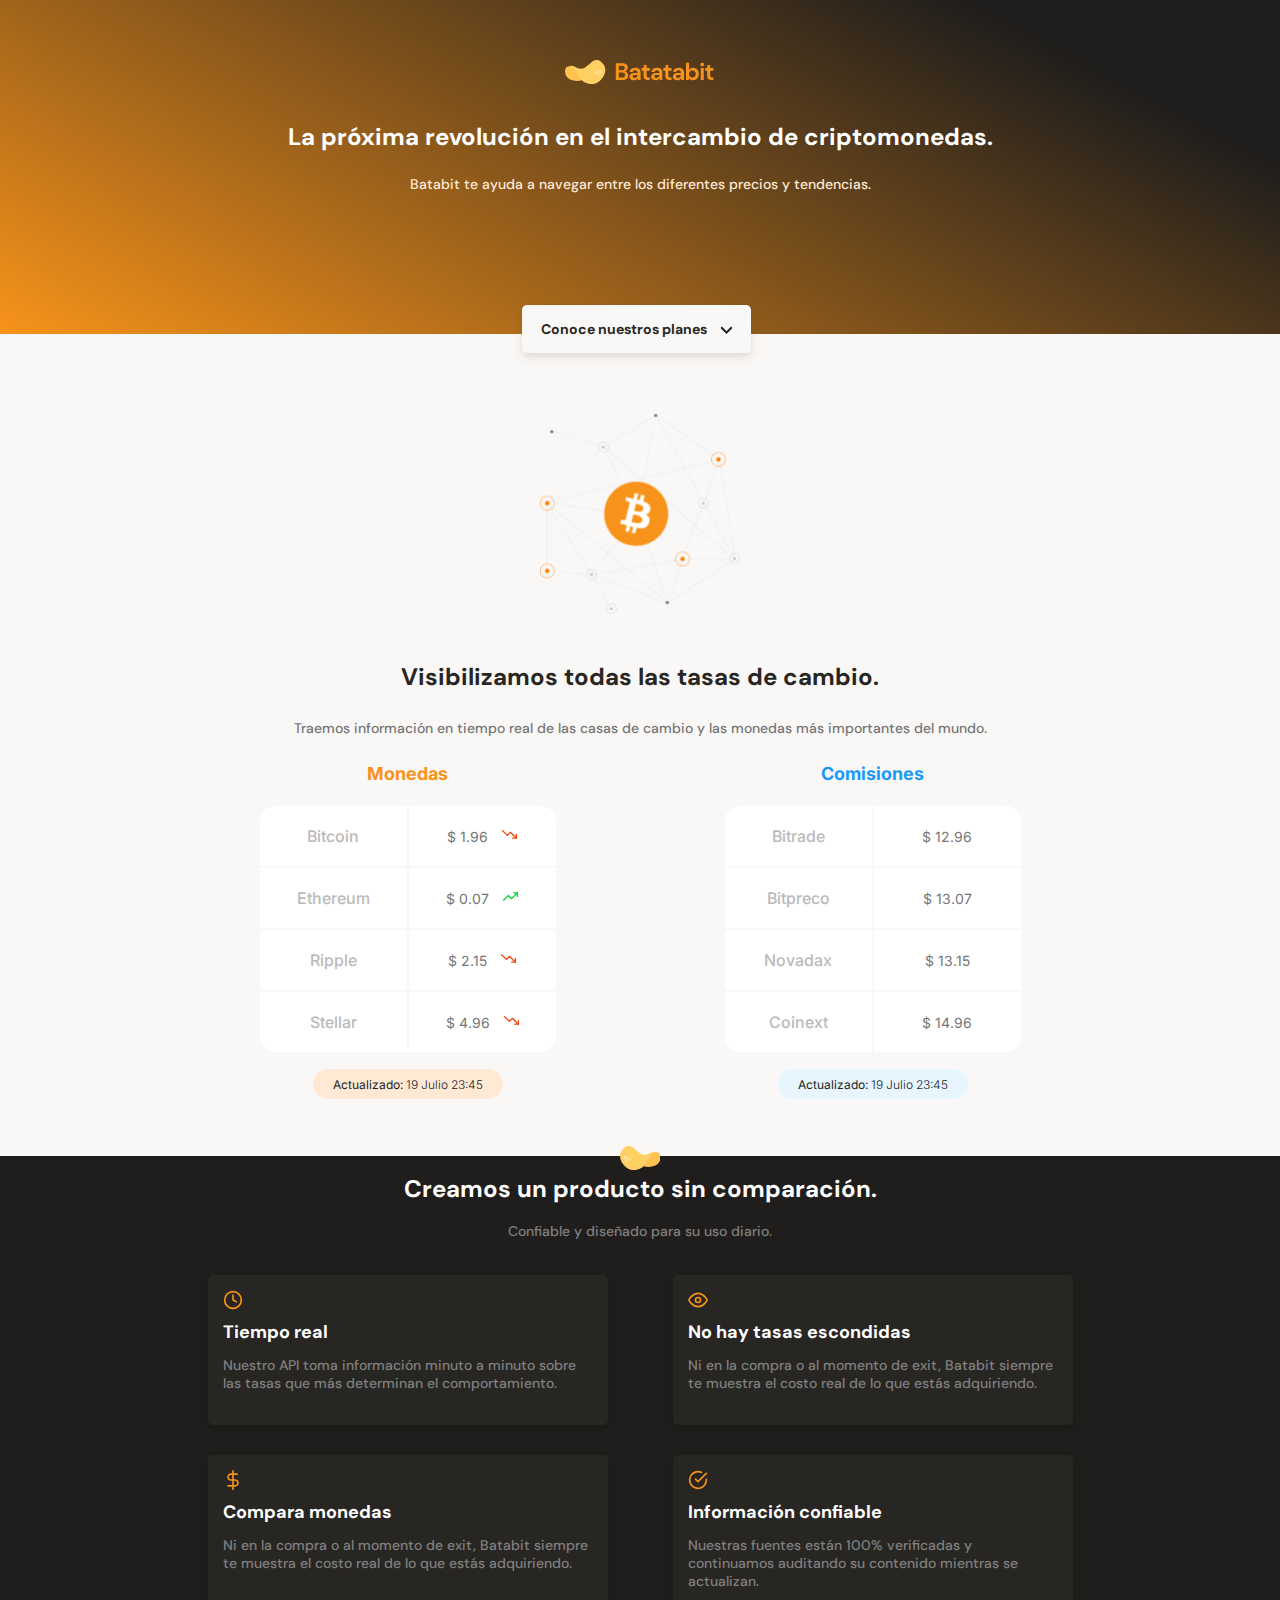
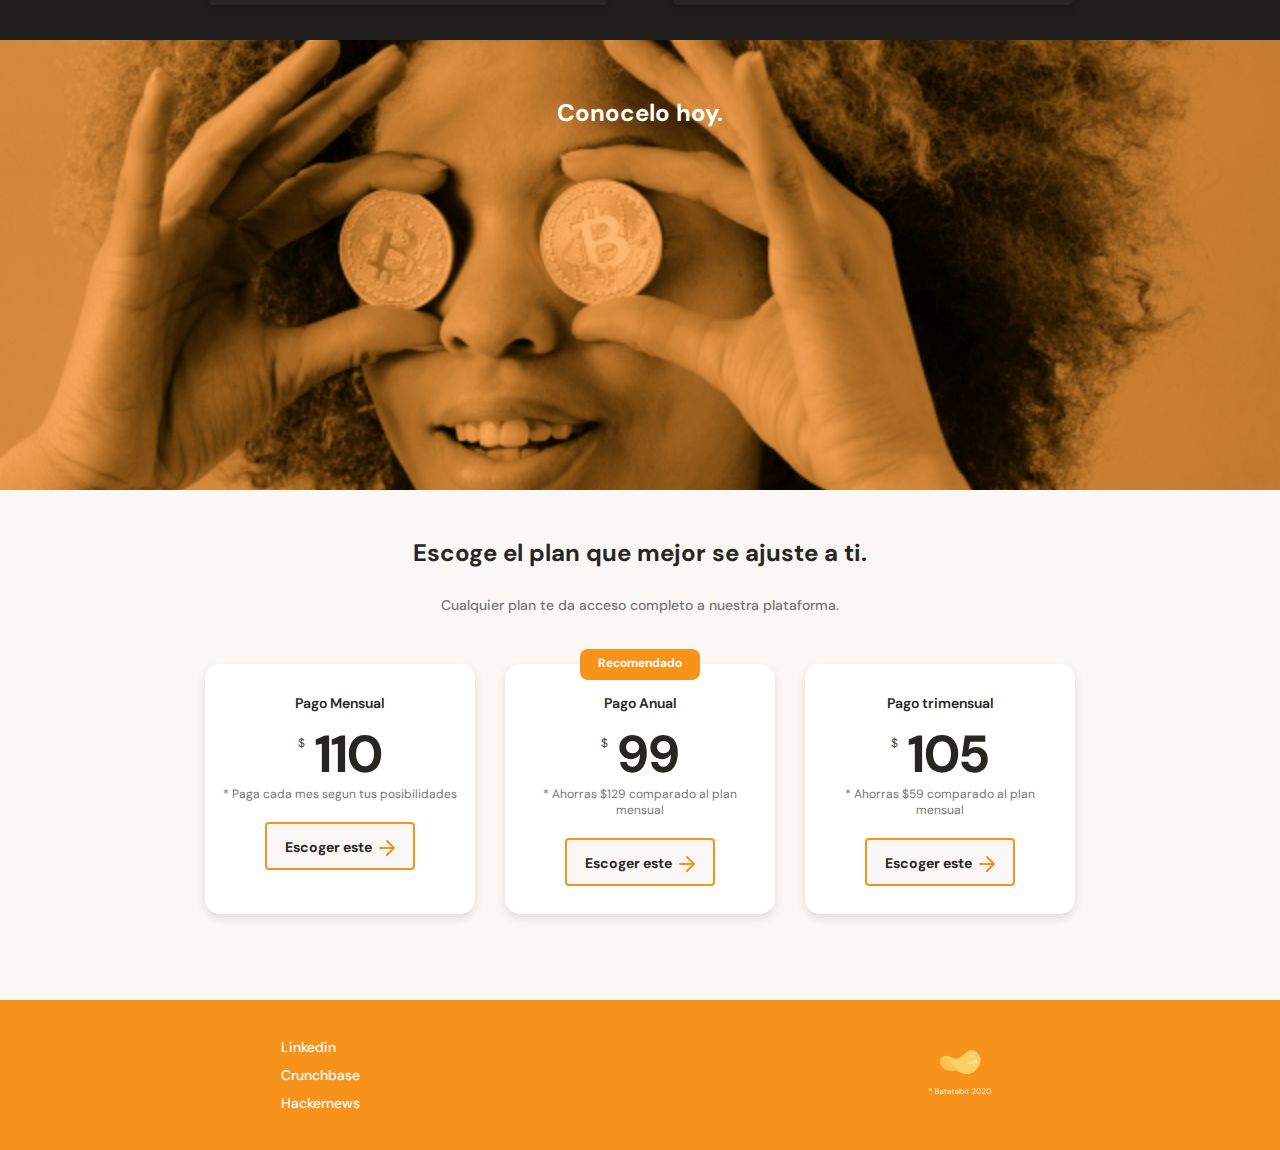
<file: mobileFirst/index.html>
<!DOCTYPE html>
<html lang="en">
<head>
    <meta charset="UTF-8">
    <meta http-equiv="X-UA-Compatible" content="IE=edge">
    <meta name="viewport" content="width=device-width, initial-scale=1.0">
    <title>Bata Bit</title>
    <link rel="stylesheet" href="styles/global.css">
    <link rel="stylesheet" href="styles/tablet.css" media="(min-width:930px)">


    <link rel="preconnect" href="https://fonts.googleapis.com">
    <link rel="preconnect" href="https://fonts.gstatic.com" crossorigin>
    <link href="https://fonts.googleapis.com/css2?family=DM+Sans:wght@400;500;700&family=Inter:wght@300;500&family=Inspiration&display=swap" rel="stylesheet">

</head>
<body>
    <header>
        <img src="assets/imgs/logo.svg" alt="">
        <div class="header--title-container">
            <h1>La próxima revolución en el intercambio de criptomonedas.</h1>
            <p>Batabit te ayuda a navegar entre los diferentes precios y tendencias.</p>
            <a href="#plans" class="header--buttom">Conoce nuestros planes <span></span></a>
        </div>
    </header>
    <main>
        <section class="main-excahnege-container">
            <div class="backgroundImg"></div>
            <div class="main-exchange-container--title">
                <h2>Visibilizamos todas las tasas de cambio.</h2>
                <p>Traemos información en tiempo real de las casas de cambio y las monedas más importantes del mundo. </p>
            </div>
            <section class="main-tables-container">
                <div class="main-currency-table" id="tableCurrency">
                    <p class="currency-table--title">Monedas</p>
                    <div class="arrow-right" id="arrowRight"></div>
                    <div class="currency-table--container">
                        <table>
                            <tr>
                                <td class="table__top-left">Bitcoin</td>
                                <td class="table__top-right table__right">$ 1.96 <span class="down"></span> </td>
                            </tr>
                            <tr>
                                <td>Ethereum</td>
                                <td class="table__right">$ 0.07 <span class="up"></span></td>
                            </tr>
                            <tr>
                                <td>Ripple</td>
                                <td class="table__right">$ 2.15 <span class="down"></span> </td>
                            </tr>
                            <tr>
                                <td class="table__bottom-left">Stellar</td>
                                <td class="table__bottom-right table__right">$ 4.96 <span class="down"></span> </td>
                            </tr>
                        </table>
                    </div>
                    <div class="currency-table--date">
                        <p><b>Actualizado:</b> 19 Julio 23:45</p>
                    </div>
                </div>
                <div class="main-commissions-table" id="tableCommissions">
                    <p class="commissions-table--title">Comisiones</p>
                    <div class="arrow-left" id="arrowLeft"></div>
                    <div class="commissions-table--container">
                        <table>
                            <tr>
                                <td class="table__top-left">Bitrade</td>
                                <td class="table__top-right table__right">$ 12.96 </td>
                            </tr>
                            <tr>
                                <td>Bitpreco</td>
                                <td class="table__right">$ 13.07 <span class="up"></span></td>
                            </tr>
                            <tr>
                                <td>Novadax</td>
                                <td class="table__right">$ 13.15 </td>
                            </tr>
                            <tr>
                                <td class="table__bottom-left">Coinext</td>
                                <td class="table__bottom-right table__right">$ 14.96 </td>
                            </tr>
                        </table>
                    </div>
                    <div class="commissions-table--date">
                        <p><b>Actualizado:</b> 19 Julio 23:45</p>
                    </div>
                </div>
            </section>
        </section>
        <section class="main-product-detail">
            <span class="product-detail--batata-logo"></span>
            <div class="product-detail--title">
                <h2>Creamos un producto sin comparación.</h2>
                <p>Confiable y diseñado para su uso diario.</p>
            </div>
            <section class="product-cards-container">
                <article class="product-detail--card">
                    <span class="product--icon clock"></span>
                    <p class="product--card-title">Tiempo real</p>
                    <p class="product--card-body">Nuestro API toma información minuto a minuto sobre las tasas que más determinan el comportamiento.</p>
                </article>
                <article class="product-detail--card">
                    <span class="product--icon eye"></span>
                    <p class="product--card-title">No hay tasas escondidas</p>
                    <p class="product--card-body">Ni en la compra o al momento de exit, Batabit siempre te muestra el costo real de lo que estás adquiriendo.</p>
                </article>
                <article class="product-detail--card">
                    <span class="product--icon dollar"></span>
                    <p class="product--card-title">Compara monedas</p>
                    <p class="product--card-body">Ni en la compra o al momento de exit, Batabit siempre te muestra el costo real de lo que estás adquiriendo.</p>
                </article>
                <article class="product-detail--card">
                    <span class="product--icon check"></span>
                    <p class="product--card-title">Información confiable</p>
                    <p class="product--card-body">Nuestras fuentes están 100% verificadas y continuamos auditando su contenido mientras se actualizan.</p>
                </article>
            </section>

        </section>
        <section class="bitcoin-img-container">
            <h2>Conocelo hoy.</h2>
        </section>
        <section id="plans" class="main-plans-container">
            <div class="plans--title">
                <h2>Escoge el plan que mejor se ajuste a ti.</h2>
                <p>Cualquier plan te da acceso completo a nuestra plataforma.</p>
            </div>
            <section class="plans-container-slider">
                
                <article class="plans-container--card">
                    <div class="plan-info-container">
                        <h3 class="plan-card--title">Pago Mensual</h3>
                        <p class="plan-card--price"><span>$</span> 110</p>
                        <p class="plan-card--saving">* Paga cada mes segun tus posibilidades</p>
                        <button class="plan-card--ca">Escoger este <span></span></button>
                    </div>
                </article>
                <article class="plans-container--card">
                    <p class="recommended">Recomendado</p>
                    <div class="plan-info-container">
                        <h3 class="plan-card--title">Pago Anual</h3>
                        <p class="plan-card--price"><span>$</span> 99</p>
                        <p class="plan-card--saving">* Ahorras $129 comparado al plan mensual</p>
                        <button class="plan-card--ca">Escoger este <span></span></button>
                    </div>
                </article>
                <article class="plans-container--card">
                    <div class="plan-info-container">
                        <h3 class="plan-card--title">Pago trimensual</h3>
                        <p class="plan-card--price"><span>$</span> 105</p>
                        <p class="plan-card--saving">* Ahorras $59 comparado al plan mensual</p>
                        <button class="plan-card--ca">Escoger este <span></span></button>
                    </div>
                </article>
            </section>
        </section>
    </main>
    <footer>
        <section class="footer--left">
            <ul>
                <li><a href="#">Linkedin </a></li>
                <li><a href="#">Crunchbase</a></li>
                <li><a href="#">Hackernews</a></li>
            </ul>
        </section class="footer--right"> 
        <section><img src="assets/imgs/logo-footer.svg" alt="Logo de batatabit 2020"></section>
    </footer>
    <script src="js/index.js"></script>
</body>
</html>
</file>
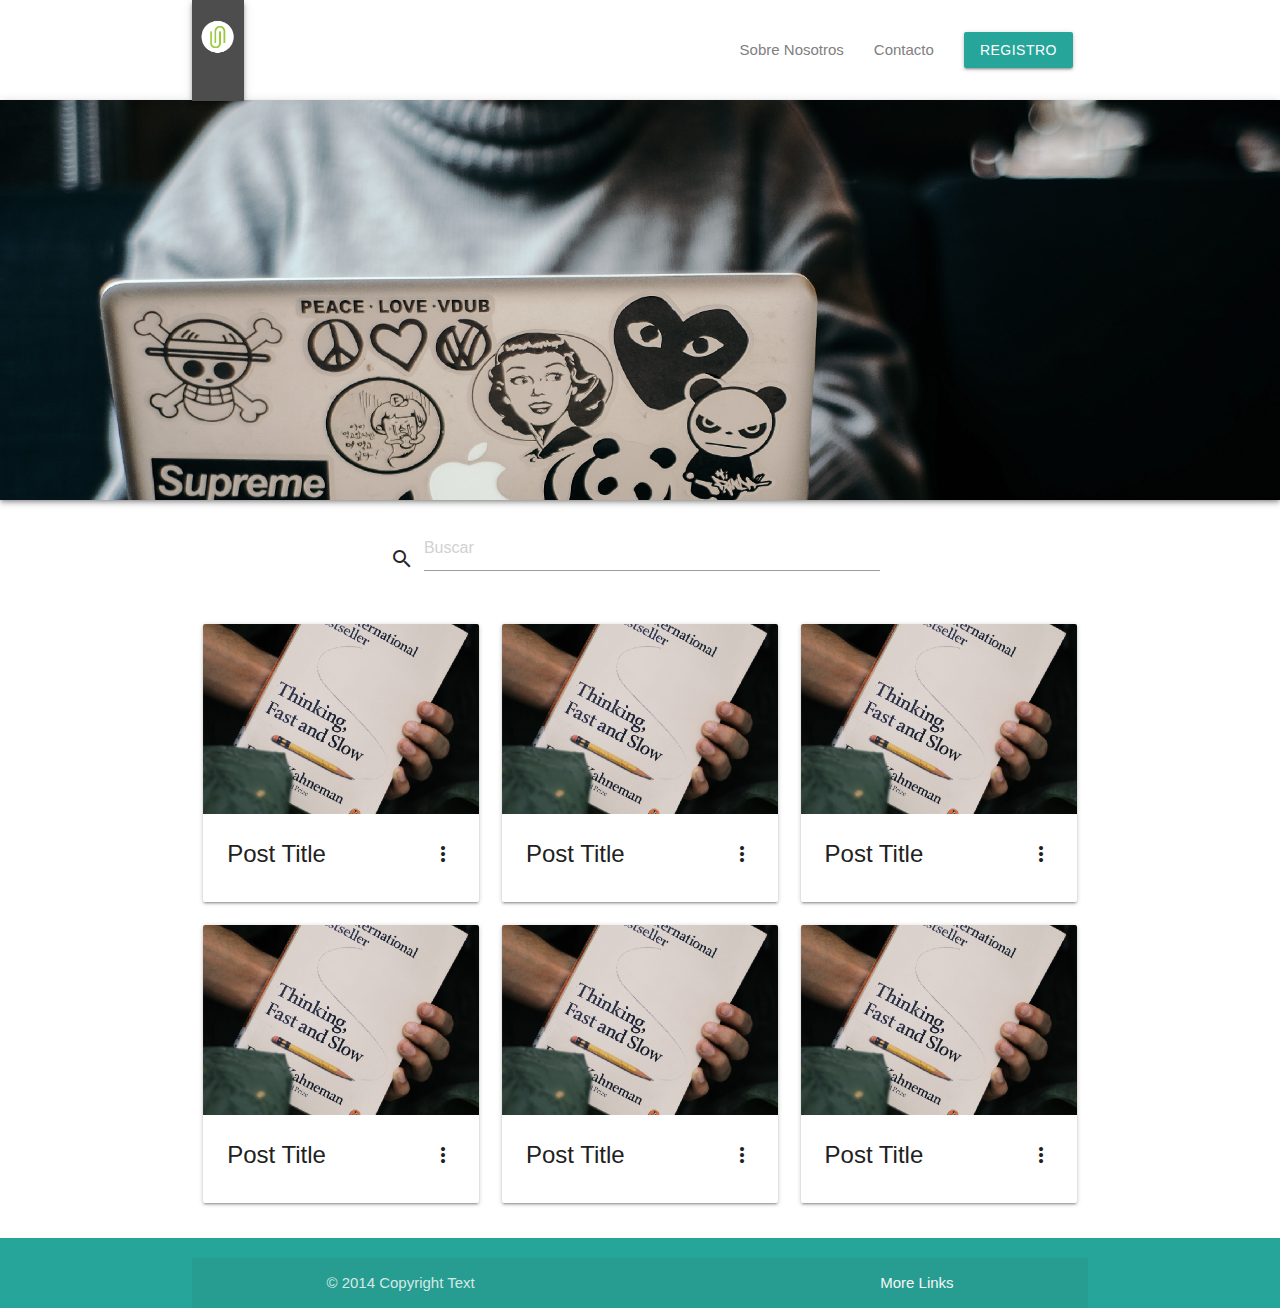
<file: platzi-blog/index.html>
<!DOCTYPE html>
<html lang="es">
<head>
    <meta charset="UTF-8">
    <meta http-equiv="X-UA-Compatible" content="IE=edge">
    <meta name="viewport" content="width=device-width, initial-scale=1.0">

    <!--Start materialize-->
    <!--Import Google Icon Font-->
    <link href="https://fonts.googleapis.com/icon?family=Material+Icons" rel="stylesheet">
    <!-- Compiled and minified CSS -->
    <link rel="stylesheet" href="https://cdnjs.cloudflare.com/ajax/libs/materialize/1.0.0/css/materialize.min.css">
    <!--End materialize-->

    <link rel="stylesheet" href="css/main.css">
    <title>Platzi blog</title>
</head>
<body>

    <header>
        <nav class="container">
            <a href="/" class="brand-logo valign-wrapper z-depth-2">
                <img src="assets/img/Logo.jpg" alt="Logo del blog" class="responsive-img left">
            </a>
            <ul class="right valign-wrapper">
                <li><a href="#">Sobre Nosotros</a></li>
                <li><a href="#">Contacto</a></li>
                <li><a href="registro.html" class="btn">Registro</a></li>
            </ul>
        </nav>
        <section class="header-main-pic z-depth-2"></section>
    </header>
    <main class="container">
        <section class="">
            <div class="section">
                <div class="row">
                    <div class="col m7 input-field input-container center"> 
                        <i class="material-icons">search</i>
                        <input type="text" id="search" placeholder="Buscar">
                    </div>
                </div>
            </div>
        </section>
        <section class="">
            <div class="row">
                <article class="col s12 m6 l4">
                        <div class="card">
                            <div class="card-image waves-effect waves-block waves-light">
                                <img class="activator" src="assets/img/card1.jpg">
                            </div>
                            <div class="card-content">
                                <span
                                    class="card-title activator grey-text text-darken-4"
                                >
                                    Post Title
                                    <i class="material-icons right">more_vert</i>
                                </span>
                            </div>
                            <div class="card-reveal">
                                <span 
                                    class="card-title grey-text text-darken-4"
                                >
                                    Card Title
                                    <i class="material-icons right">close</i>
                                </span>
                                <p>Here is some more information about this product that is only revealed once clicked on.</p>
                                <a href="post.html" class="waves-effect waves-teal btn-flat teal lighten-5 right">Ir</a>
                            </div>
                        </div>
                </article>
                <article class="col s12 m6 l4">
                        <div class="card">
                            <div class="card-image waves-effect waves-block waves-light">
                                <img class="activator" src="assets/img/card1.jpg">
                            </div>
                            <div class="card-content">
                                <span
                                    class="card-title activator grey-text text-darken-4"
                                >
                                    Post Title
                                    <i class="material-icons right">more_vert</i>
                                </span>
                            </div>
                            <div class="card-reveal">
                                <span 
                                    class="card-title grey-text text-darken-4"
                                >
                                    Card Title
                                    <i class="material-icons right">close</i>
                                </span>
                                <p>Here is some more information about this product that is only revealed once clicked on.</p>
                                <a href="post.html" class="waves-effect waves-teal btn-flat teal lighten-5 right">Ir</a>
                            </div>
                        </div>
                </article>
                <article class="col s12 m6 l4">
                        <div class="card">
                            <div class="card-image waves-effect waves-block waves-light">
                                <img class="activator" src="assets/img/card1.jpg">
                            </div>
                            <div class="card-content">
                                <span
                                    class="card-title activator grey-text text-darken-4"
                                >
                                    Post Title
                                    <i class="material-icons right">more_vert</i>
                                </span>
                            </div>
                            <div class="card-reveal">
                                <span 
                                    class="card-title grey-text text-darken-4"
                                >
                                    Card Title
                                    <i class="material-icons right">close</i>
                                </span>
                                <p>Here is some more information about this product that is only revealed once clicked on.</p>
                                <a href="post.html" class="waves-effect waves-teal btn-flat teal lighten-5 right">Ir</a>
                            </div>
                        </div>
                </article>
                <article class="col s12 m6 l4">
                        <div class="card">
                            <div class="card-image waves-effect waves-block waves-light">
                                <img class="activator" src="assets/img/card1.jpg">
                            </div>
                            <div class="card-content">
                                <span
                                    class="card-title activator grey-text text-darken-4"
                                >
                                    Post Title
                                    <i class="material-icons right">more_vert</i>
                                </span>
                            </div>
                            <div class="card-reveal">
                                <span 
                                    class="card-title grey-text text-darken-4"
                                >
                                    Card Title
                                    <i class="material-icons right">close</i>
                                </span>
                                <p>Here is some more information about this product that is only revealed once clicked on.</p>
                                <a href="post.html" class="waves-effect waves-teal btn-flat teal lighten-5 right">Ir</a>
                            </div>
                        </div>
                </article>
                <article class="col s12 m6 l4">
                        <div class="card">
                            <div class="card-image waves-effect waves-block waves-light">
                                <img class="activator" src="assets/img/card1.jpg">
                            </div>
                            <div class="card-content">
                                <span
                                    class="card-title activator grey-text text-darken-4"
                                >
                                    Post Title
                                    <i class="material-icons right">more_vert</i>
                                </span>
                            </div>
                            <div class="card-reveal">
                                <span 
                                    class="card-title grey-text text-darken-4"
                                >
                                    Card Title
                                    <i class="material-icons right">close</i>
                                </span>
                                <p>Here is some more information about this product that is only revealed once clicked on.</p>
                                <a href="post.html" class="waves-effect waves-teal btn-flat teal lighten-5 right">Ir</a>
                            </div>
                        </div>
                </article>
                <article class="col s12 m6 l4">
                        <div class="card">
                            <div class="card-image waves-effect waves-block waves-light">
                                <img class="activator" src="assets/img/card1.jpg">
                            </div>
                            <div class="card-content">
                                <span
                                    class="card-title activator grey-text text-darken-4"
                                >
                                    Post Title
                                    <i class="material-icons right">more_vert</i>
                                </span>
                            </div>
                            <div class="card-reveal">
                                <span 
                                    class="card-title grey-text text-darken-4"
                                >
                                    Card Title
                                    <i class="material-icons right">close</i>
                                </span>
                                <p>Here is some more information about this product that is only revealed once clicked on.</p>
                                <a href="post.html" class="waves-effect waves-teal btn-flat teal lighten-5 right">Ir</a>
                            </div>
                        </div>
                </article>
            </div>
        </section>
    </main>
    <footer class="page-footer">
        <div class="container">
            <div class="footer-copyright">
                <div class="container">
                    © 2014 Copyright Text
                    <a class="grey-text text-lighten-4 right" href="#!">More Links</a>
                </div>
            </div>
        </div>
    </footer>
    <!--Start materialize-->
    <!-- Compiled and minified JavaScript -->
    <script src="https://cdnjs.cloudflare.com/ajax/libs/materialize/1.0.0/js/materialize.min.js"></script>
    <!--End materialize-->
</body>
</html>
</file>
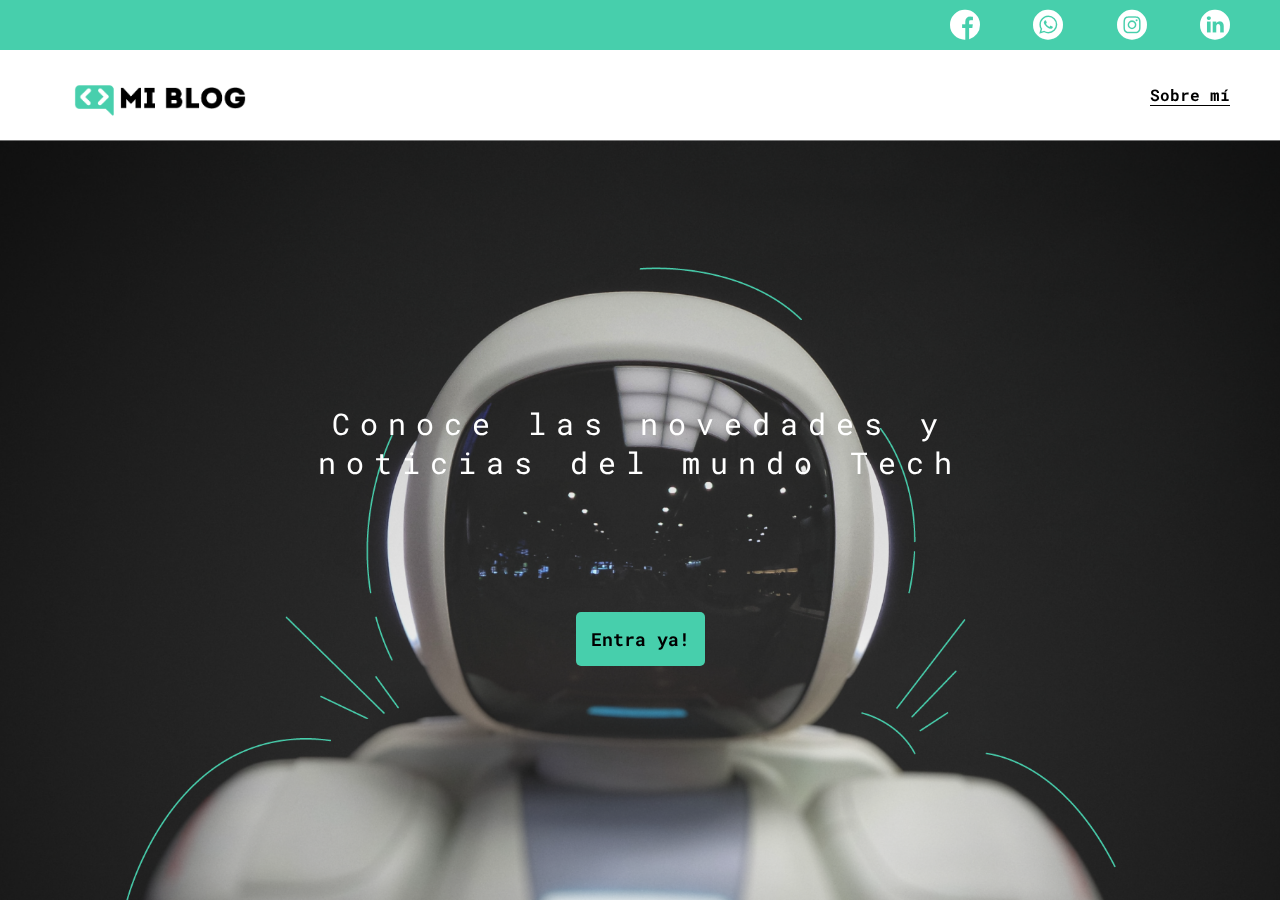
<file: professional-blog/index.html>
<!DOCTYPE html>
<html lang="en">
<head>
    <meta charset="UTF-8">
    <meta http-equiv="X-UA-Compatible" content="IE=edge">
    <meta name="viewport" content="width=device-width, initial-scale=1.0">
    <link rel="stylesheet" href="css/main.css">
    <link rel="stylesheet" href="css/home.css">
    <link rel="stylesheet" href="css/font/flaticon.css">
    <title>Document</title>
</head>
<body>
    <header>
        <section class="header-icons-container">
            <div class="icons">
                <a href=""><span class="flaticon-001-facebook"></span></a>
                <a href=""><span class="flaticon-003-whatsapp"></span></a>
                <a href=""><span class="flaticon-011-instagram"></span></a>
                <a href=""><span class="flaticon-010-linkedin"></span></a>
            </div>
        </section>
        <nav>
            <section class="nav-logo-container">
                <a href="/frontend-architecture/professional-blog/"><img src="assets/img/Logo-negro.png" alt="Logo del blog"></a>
            </section>
            <section class="profile-link">
                <a href="/frontend-architecture/professional-blog/perfil.html">Sobre mí</a>
            </section> 
        </nav>
    </header>
    <main>
        <section class="cover-container">
            <p class="cover-title">Conoce las novedades y noticias del mundo Tech</p>
            <a href="/frontend-architecture/professional-blog/blogs.html">Entra ya!</a>
        </section>
    </main>
</body>
</html>
</file>
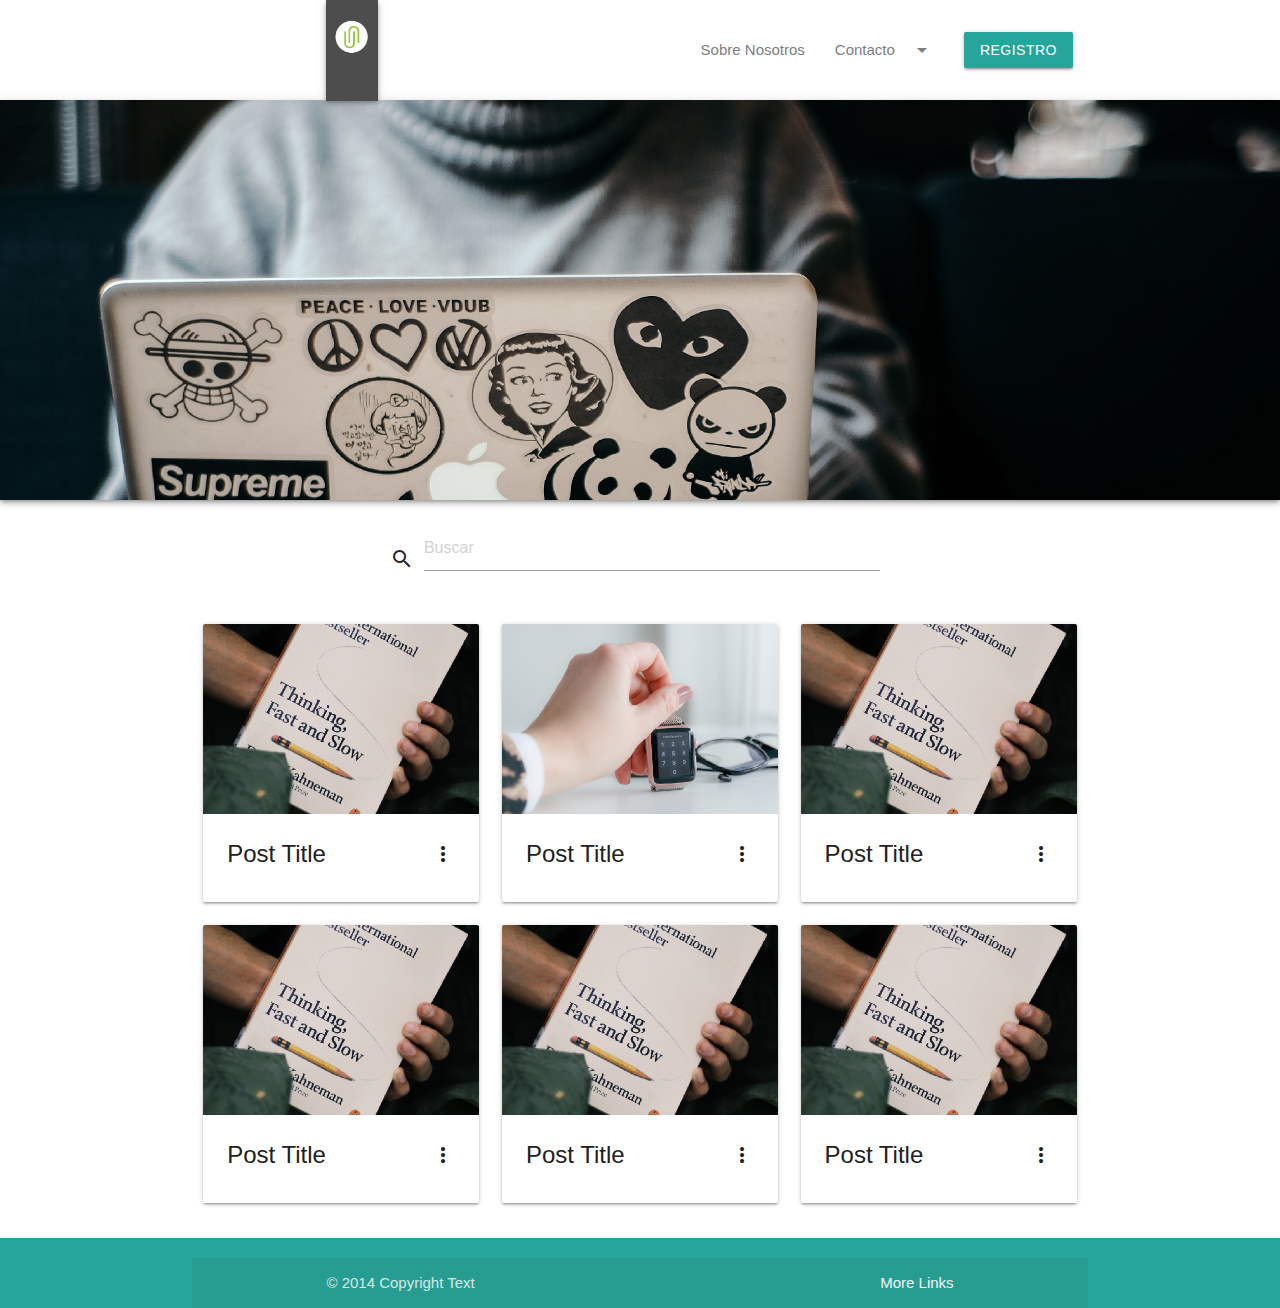
<file: platzi-blog/public/index.html>
<!DOCTYPE html>
<html lang="es">
<head>
    <meta charset="UTF-8">
    <meta http-equiv="X-UA-Compatible" content="IE=edge">
    <meta name="viewport" content="width=device-width, initial-scale=1.0">

    <!--Start materialize-->
    <!--Import Google Icon Font-->
    <link href="https://fonts.googleapis.com/icon?family=Material+Icons" rel="stylesheet">
    <!-- Compiled and minified CSS -->
    <link rel="stylesheet" href="https://cdnjs.cloudflare.com/ajax/libs/materialize/1.0.0/css/materialize.min.css">
    <!--End materialize-->

    <link rel="stylesheet" href="css/main.css">
    <title>Platzi blog</title>
</head>
<body>

    <header>
        <ul id="dropdown1" class="dropdown-content lista-contactos">
            <li><a href="#!">Whatsapp</a></li>
            <li><a href="#!">Messenger</a></li>
            <li><a href="#!">contacto@fake.com</a></li>
        </ul>
        <nav class="container">
            <div class="nav-wrapper">
                <a href="/" class="brand-logo valign-wrapper z-depth-2">
                    <img src="assets/img/Logo.jpg" alt="Logo del blog" class="responsive-img left">
                </a>
                <ul class="right valign-wrapper">
                    <li><a href="about.html">Sobre Nosotros</a></li>
                    <li><a class="dropdown-trigger" href="#!" data-target="dropdown1">Contacto<i class="material-icons right">arrow_drop_down</i></a></li>
                    <li><a href="registro.html" class="btn">Registro</a></li>
                </ul> 
            </div>
            
        </nav>
        <section class="header-main-pic z-depth-2"></section>
    </header>
    <main class="container">
        <section class="">
            <div class="section">
                <div class="row">
                    <div class="col m7 input-field input-container center"> 
                        <i class="material-icons">search</i>
                        <input type="text" id="search" placeholder="Buscar">
                    </div>
                </div>
            </div>
        </section>
        <section class="">
            <div class="row">
                <article class="col s12 m6 l4">
                        <div class="card">
                            <div class="card-image waves-effect waves-block waves-light">
                                <img class="activator" src="assets/img/card1.jpg">
                            </div>
                            <div class="card-content">
                                <span
                                    class="card-title activator grey-text text-darken-4"
                                >
                                    Post Title
                                    <i class="material-icons right">more_vert</i>
                                </span>
                            </div>
                            <div class="card-reveal">
                                <span 
                                    class="card-title grey-text text-darken-4"
                                >
                                    Card Title
                                    <i class="material-icons right">close</i>
                                </span>
                                <p>Here is some more information about this product that is only revealed once clicked on.</p>
                                <a href="post.html" class="waves-effect waves-teal btn-flat teal lighten-5 right">Ir</a>
                            </div>
                        </div>
                </article>
                <article class="col s12 m6 l4">
                        <div class="card">
                            <div class="card-image waves-effect waves-block waves-light">
                                <img class="activator" src="assets/img/card2.jpg">
                            </div>
                            <div class="card-content">
                                <span
                                    class="card-title activator grey-text text-darken-4"
                                >
                                    Post Title
                                    <i class="material-icons right">more_vert</i>
                                </span>
                            </div>
                            <div class="card-reveal">
                                <span 
                                    class="card-title grey-text text-darken-4"
                                >
                                    Card Title
                                    <i class="material-icons right">close</i>
                                </span>
                                <p>Here is some more information about this product that is only revealed once clicked on.</p>
                                <a href="post.html" class="waves-effect waves-teal btn-flat teal lighten-5 right">Ir</a>
                            </div>
                        </div>
                </article>
                <article class="col s12 m6 l4">
                        <div class="card">
                            <div class="card-image waves-effect waves-block waves-light">
                                <img class="activator" src="assets/img/card1.jpg">
                            </div>
                            <div class="card-content">
                                <span
                                    class="card-title activator grey-text text-darken-4"
                                >
                                    Post Title
                                    <i class="material-icons right">more_vert</i>
                                </span>
                            </div>
                            <div class="card-reveal">
                                <span 
                                    class="card-title grey-text text-darken-4"
                                >
                                    Card Title
                                    <i class="material-icons right">close</i>
                                </span>
                                <p>Here is some more information about this product that is only revealed once clicked on.</p>
                                <a href="post.html" class="waves-effect waves-teal btn-flat teal lighten-5 right">Ir</a>
                            </div>
                        </div>
                </article>
                <article class="col s12 m6 l4">
                        <div class="card">
                            <div class="card-image waves-effect waves-block waves-light">
                                <img class="activator" src="assets/img/card1.jpg">
                            </div>
                            <div class="card-content">
                                <span
                                    class="card-title activator grey-text text-darken-4"
                                >
                                    Post Title
                                    <i class="material-icons right">more_vert</i>
                                </span>
                            </div>
                            <div class="card-reveal">
                                <span 
                                    class="card-title grey-text text-darken-4"
                                >
                                    Card Title
                                    <i class="material-icons right">close</i>
                                </span>
                                <p>Here is some more information about this product that is only revealed once clicked on.</p>
                                <a href="post.html" class="waves-effect waves-teal btn-flat teal lighten-5 right">Ir</a>
                            </div>
                        </div>
                </article>
                <article class="col s12 m6 l4">
                        <div class="card">
                            <div class="card-image waves-effect waves-block waves-light">
                                <img class="activator" src="assets/img/card1.jpg">
                            </div>
                            <div class="card-content">
                                <span
                                    class="card-title activator grey-text text-darken-4"
                                >
                                    Post Title
                                    <i class="material-icons right">more_vert</i>
                                </span>
                            </div>
                            <div class="card-reveal">
                                <span 
                                    class="card-title grey-text text-darken-4"
                                >
                                    Card Title
                                    <i class="material-icons right">close</i>
                                </span>
                                <p>Here is some more information about this product that is only revealed once clicked on.</p>
                                <a href="post.html" class="waves-effect waves-teal btn-flat teal lighten-5 right">Ir</a>
                            </div>
                        </div>
                </article>
                <article class="col s12 m6 l4">
                        <div class="card">
                            <div class="card-image waves-effect waves-block waves-light">
                                <img class="activator" src="assets/img/card1.jpg">
                            </div>
                            <div class="card-content">
                                <span
                                    class="card-title activator grey-text text-darken-4"
                                >
                                    Post Title
                                    <i class="material-icons right">more_vert</i>
                                </span>
                            </div>
                            <div class="card-reveal">
                                <span 
                                    class="card-title grey-text text-darken-4"
                                >
                                    Card Title
                                    <i class="material-icons right">close</i>
                                </span>
                                <p>Here is some more information about this product that is only revealed once clicked on.</p>
                                <a href="post.html" class="waves-effect waves-teal btn-flat teal lighten-5 right">Ir</a>
                            </div>
                        </div>
                </article>
            </div>
        </section>
    </main>
    <footer class="page-footer">
        <div class="container">
            <div class="footer-copyright">
                <div class="container">
                    © 2014 Copyright Text
                    <a class="grey-text text-lighten-4 right" href="#!">More Links</a>
                </div>
            </div>
        </div>
    </footer>
    <!--Start materialize-->
    <!-- Compiled and minified JavaScript -->
    <script src="https://cdnjs.cloudflare.com/ajax/libs/materialize/1.0.0/js/materialize.min.js"></script>
    <!--End materialize-->
    <script src="https://ajax.googleapis.com/ajax/libs/jquery/3.6.0/jquery.min.js"></script>

    <script>
        document.addEventListener('DOMContentLoaded', function() {
            var elems = document.querySelectorAll('.dropdown-trigger');
            var instances = M.Dropdown.init(elems, {});
        });
    </script>
</body>
</html>
</file>
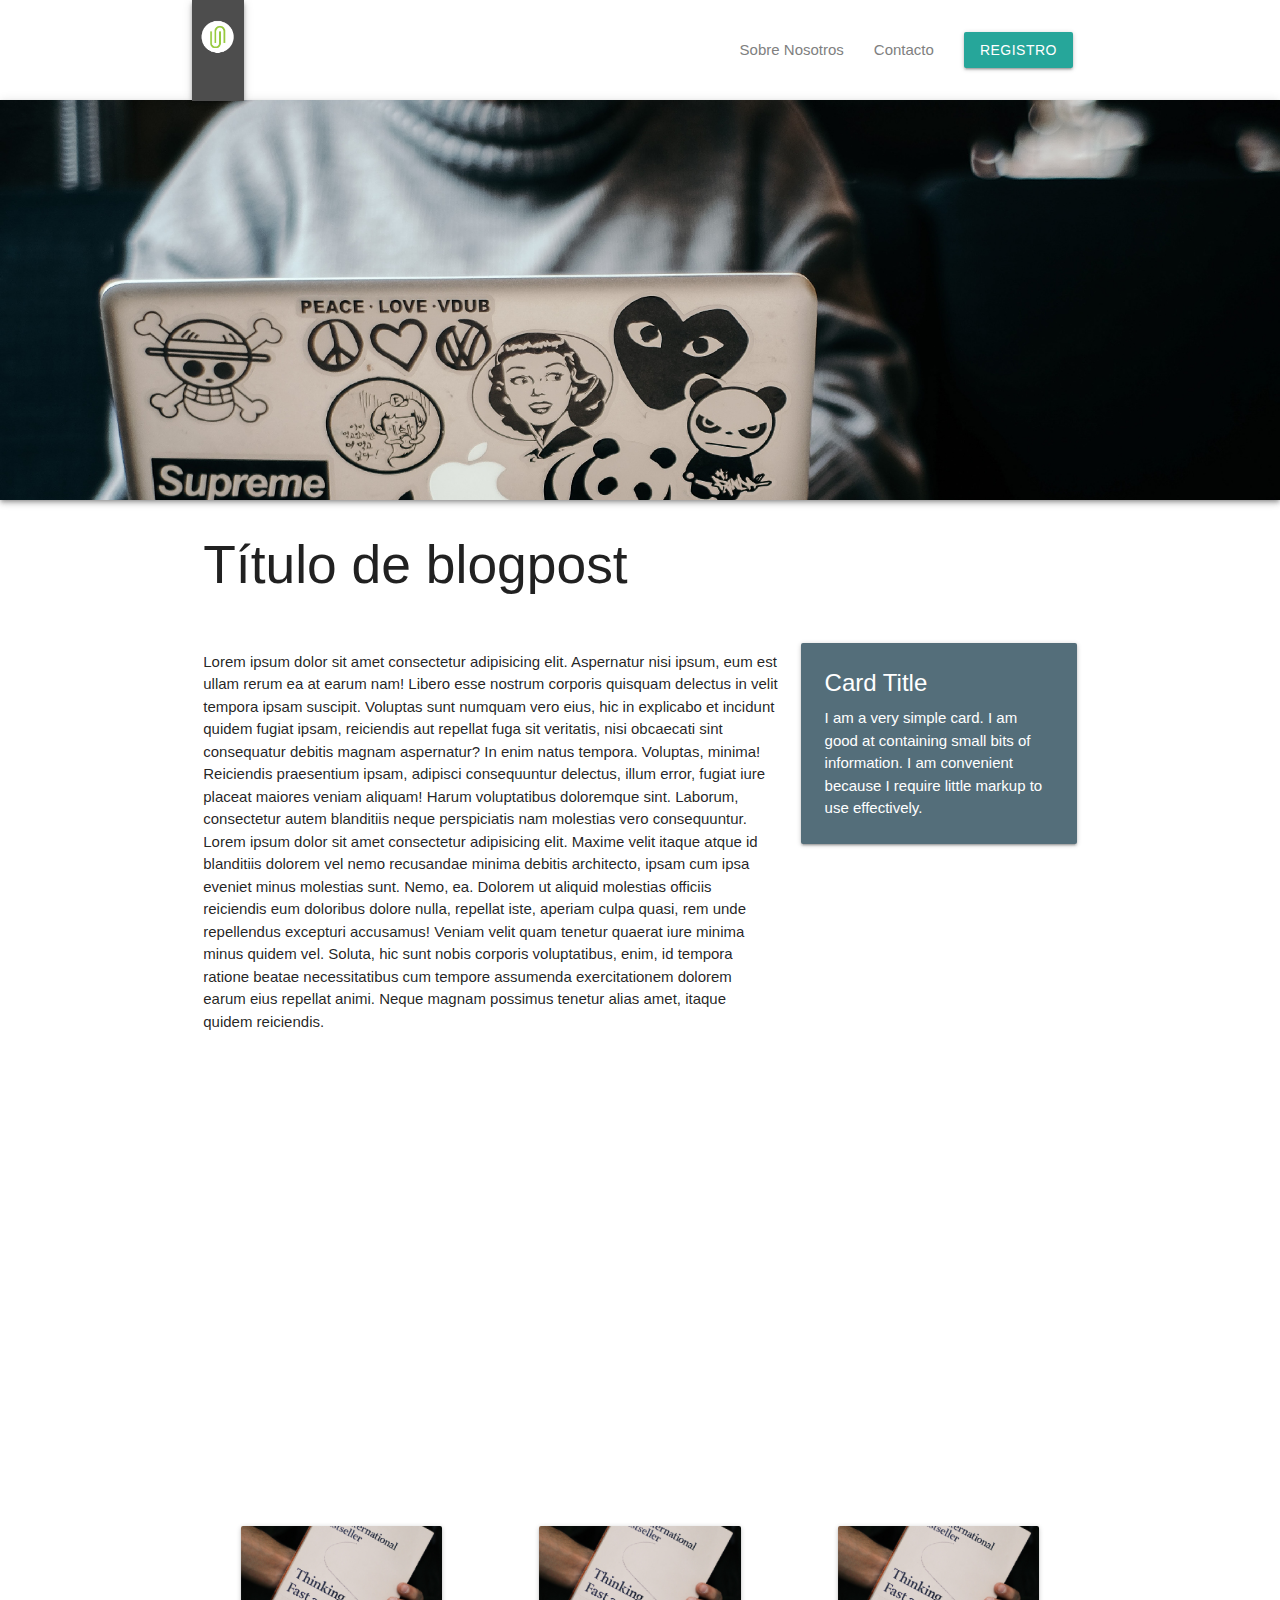
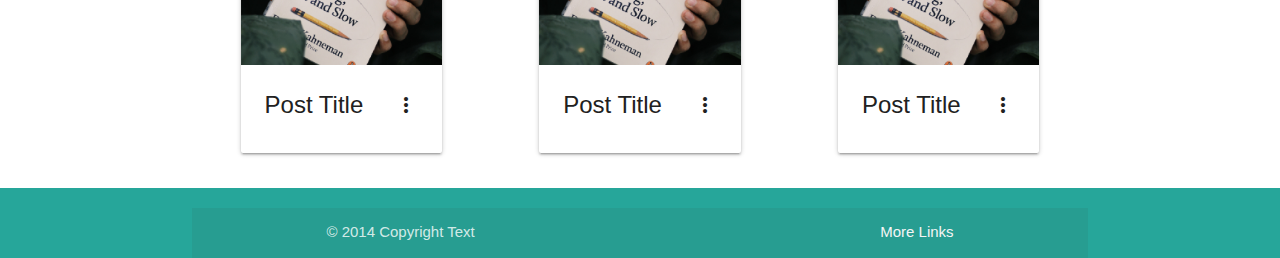
<file: platzi-blog/post.html>
<!DOCTYPE html>
<html lang="es">
<head>
    <meta charset="UTF-8">
    <meta http-equiv="X-UA-Compatible" content="IE=edge">
    <meta name="viewport" content="width=device-width, initial-scale=1.0">

    <!--Start materialize-->
    <!--Import Google Icon Font-->
    <link href="https://fonts.googleapis.com/icon?family=Material+Icons" rel="stylesheet">
    <!-- Compiled and minified CSS -->
    <link rel="stylesheet" href="https://cdnjs.cloudflare.com/ajax/libs/materialize/1.0.0/css/materialize.min.css">
    <!--End materialize-->

    <link rel="stylesheet" href="css/main.css">
    <title>Platzi blog</title>
</head>
<body>

    <header>
        <nav class="container">
            <a href="/" class="brand-logo valign-wrapper z-depth-2">
                <img src="assets/img/Logo.jpg" alt="Logo del blog" class="responsive-img left">
            </a>
            <ul class="right valign-wrapper">
                <li><a href="#">Sobre Nosotros</a></li>
                <li><a href="#">Contacto</a></li>
                <li><a href="/registro.html" class="btn">Registro</a></li>
            </ul>
        </nav>
        <section class="header-main-pic z-depth-2"></section>
    </header>
    <main class="container">
        <section class="hide">
            <div class="section">
                <div class="row">
                    <div class="col m7 input-field input-container center"> 
                        <i class="material-icons">search</i>
                        <input type="text" id="search" placeholder="Buscar">
                    </div>
                </div>
            </div>
        </section>
        <section class="">
            <div class="row">
                <div class="col s12"><h2>Título de blogpost</h2></div>
            </div>
        </section>
        <section class="">
            <div class="row">
                <div class="col m8">
                    <p>
                        Lorem ipsum dolor sit amet consectetur adipisicing elit. Aspernatur nisi ipsum, eum est ullam rerum ea at earum nam! Libero esse nostrum corporis quisquam delectus in velit tempora ipsam suscipit.
                        Voluptas sunt numquam vero eius, hic in explicabo et incidunt quidem fugiat ipsam, reiciendis aut repellat fuga sit veritatis, nisi obcaecati sint consequatur debitis magnam aspernatur? In enim natus tempora.
                        Voluptas, minima! Reiciendis praesentium ipsam, adipisci consequuntur delectus, illum error, fugiat iure placeat maiores veniam aliquam! Harum voluptatibus doloremque sint. Laborum, consectetur autem blanditiis neque perspiciatis nam molestias vero consequuntur.
                        Lorem ipsum dolor sit amet consectetur adipisicing elit. Maxime velit itaque atque id blanditiis dolorem vel nemo recusandae minima debitis architecto, ipsam cum ipsa eveniet minus molestias sunt. Nemo, ea.
                        Dolorem ut aliquid molestias officiis reiciendis eum doloribus dolore nulla, repellat iste, aperiam culpa quasi, rem unde repellendus excepturi accusamus! Veniam velit quam tenetur quaerat iure minima minus quidem vel.
                        Soluta, hic sunt nobis corporis voluptatibus, enim, id tempora ratione beatae necessitatibus cum tempore assumenda exercitationem dolorem earum eius repellat animi. Neque magnam possimus tenetur alias amet, itaque quidem reiciendis.
                    </p>
                </div>
                <div class="col m4">
                    <div class="card blue-grey darken-1">
                        <div class="card-content white-text">
                            <span class="card-title">Card Title</span>
                            <p>I am a very simple card. I am good at containing small bits of information.
                            I am convenient because I require little markup to use effectively.</p>
                        </div>
                    </div>
                </div>
            </div>
        </section>
        <section class="section">
            <div class="row">
                <div class="post-pic zdepth-2"></div>
            </div>
        </section>
        <section>
            <div class="row post-recommended">
                <article class="col s10 m4 l3">
                    <div class="card">
                        <div class="card-image waves-effect waves-block waves-light">
                            <img class="activator" src="assets/img/card1.jpg">
                        </div>
                        <div class="card-content">
                            <span
                                class="card-title activator grey-text text-darken-4"
                            >
                                Post Title
                                <i class="material-icons right">more_vert</i>
                            </span>
                        </div>
                        <div class="card-reveal">
                            <span 
                                class="card-title grey-text text-darken-4"
                            >
                                Card Title
                                <i class="material-icons right">close</i>
                            </span>
                            <p>Here is some more information about this product that is only revealed once clicked on.</p>
                            <a href="post.html" class="waves-effect waves-teal btn-flat teal lighten-5 right">Ir</a>
                        </div>
                    </div>
                </article>
                <article class="col s10 m4 l3">
                    <div class="card">
                        <div class="card-image waves-effect waves-block waves-light">
                            <img class="activator" src="assets/img/card1.jpg">
                        </div>
                        <div class="card-content">
                            <span
                                class="card-title activator grey-text text-darken-4"
                            >
                                Post Title
                                <i class="material-icons right">more_vert</i>
                            </span>
                        </div>
                        <div class="card-reveal">
                            <span 
                                class="card-title grey-text text-darken-4"
                            >
                                Card Title
                                <i class="material-icons right">close</i>
                            </span>
                            <p>Here is some more information about this product that is only revealed once clicked on.</p>
                            <a href="post.html" class="waves-effect waves-teal btn-flat teal lighten-5 right">Ir</a>
                        </div>
                    </div>
                </article>
                <article class="col s10 m4 l3">
                    <div class="card">
                        <div class="card-image waves-effect waves-block waves-light">
                            <img class="activator" src="assets/img/card1.jpg">
                        </div>
                        <div class="card-content">
                            <span
                                class="card-title activator grey-text text-darken-4"
                            >
                                Post Title
                                <i class="material-icons right">more_vert</i>
                            </span>
                        </div>
                        <div class="card-reveal">
                            <span 
                                class="card-title grey-text text-darken-4"
                            >
                                Card Title
                                <i class="material-icons right">close</i>
                            </span>
                            <p>Here is some more information about this product that is only revealed once clicked on.</p>
                            <a href="post.html" class="waves-effect waves-teal btn-flat teal lighten-5 right">Ir</a>
                        </div>
                    </div>
                </article>
            </div>
        </section>
    </main>
    <footer class="page-footer">
        <div class="container">
            <div class="footer-copyright">
                <div class="container">
                    © 2014 Copyright Text
                    <a class="grey-text text-lighten-4 right" href="#!">More Links</a>
                </div>
            </div>
        </div>
    </footer>
    <!--Start materialize-->
    <!-- Compiled and minified JavaScript -->
    <script src="https://cdnjs.cloudflare.com/ajax/libs/materialize/1.0.0/js/materialize.min.js"></script>
    <!--End materialize-->
</body>
</html>
</file>
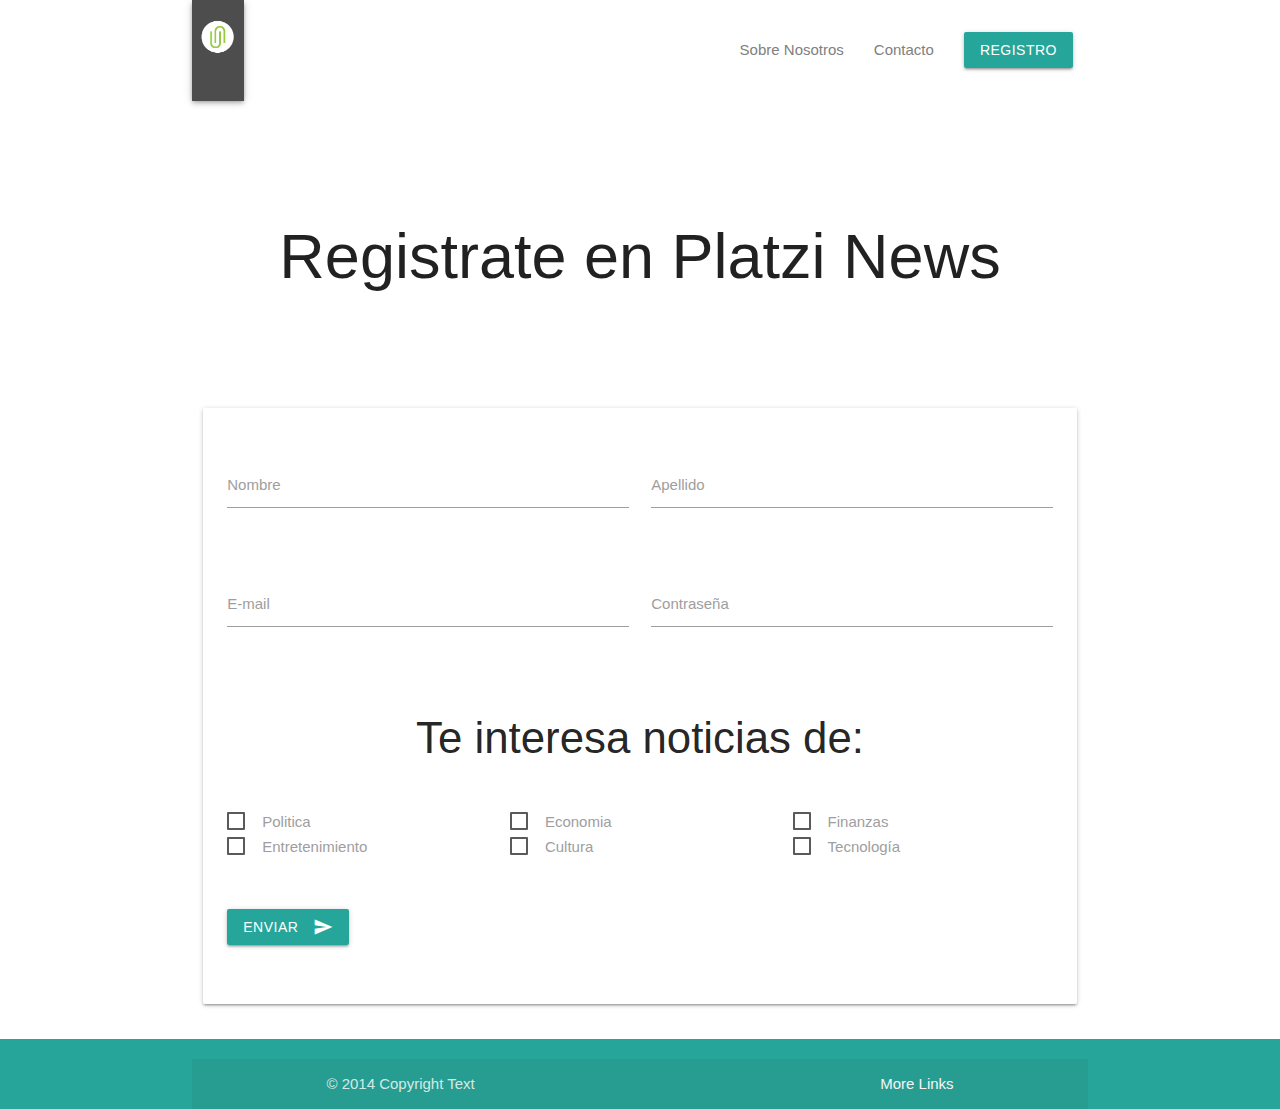
<file: platzi-blog/registro.html>
<!DOCTYPE html>
<html lang="es">
<head>
    <meta charset="UTF-8">
    <meta http-equiv="X-UA-Compatible" content="IE=edge">
    <meta name="viewport" content="width=device-width, initial-scale=1.0">

    <!--Start materialize-->
    <!--Import Google Icon Font-->
    <link href="https://fonts.googleapis.com/icon?family=Material+Icons" rel="stylesheet">
    <!-- Compiled and minified CSS -->
    <link rel="stylesheet" href="https://cdnjs.cloudflare.com/ajax/libs/materialize/1.0.0/css/materialize.min.css">
    <!--End materialize-->

    <link rel="stylesheet" href="css/main.css">
    <title>Platzi blog</title>
</head>
<body>

    <header class="registro-header">
        <nav class="container">
            <a href="/" class="brand-logo valign-wrapper z-depth-2">
                <img src="assets/img/Logo.jpg" alt="Logo del blog" class="responsive-img left">
            </a>
            <ul class="right valign-wrapper">
                <li><a href="#">Sobre Nosotros</a></li>
                <li><a href="#">Contacto</a></li>
                <li><a href="#" class="btn">Registro</a></li>
            </ul>
        </nav>
        <section class="container">
            <div class="row registro-titulo">
                <div class="col s12">
                    <h1 class="center-align">Registrate en Platzi News</h1>
                </div>
            </div>
        </section>
    </header>
    <main class="container">
        <div class="row">
            <div class="col s12">
                <div class="card-panel">
                    <form action="">
                        <div class="row section">
                            <div class="input-field col s12 m6">
                                <input type="text" id="first-name" class="validate">
                                <label for="first-name">Nombre</label>
                            </div>
                            <div class="input-field col s12 m6">
                                <input type="text" id="last-name" class="validate">
                                <label for="last-name">Apellido</label>
                            </div>
                        </div>
                        <div class="row">
                            <div class="input-field col s12 m6">
                                <input type="email" id="email" class="validate">
                                <label for="email">E-mail</label>
                            </div>
                            <div class="input-field col s12 m6">
                                <input type="password" id="password" class="validate">
                                <label for="password">Contraseña</label>
                            </div>
                        </div>
                        <div class="section">
                            <h3 class="center-align">Te interesa noticias de: </h3>
                        </div>
                        <div class="section">
                            <div class="row">
                                <label class="col s6 m4">
                                    <input type="checkbox" />
                                    <span>Politica</span>
                                </label>
                                <label class="col s6 m4">
                                    <input type="checkbox" />
                                    <span>Economia</span>
                                </label>
                                <label class="col s6 m4">
                                    <input type="checkbox" />
                                    <span>Finanzas</span>
                                </label> 
                                <label class="col s6 m4">
                                    <input type="checkbox" />
                                    <span>Entretenimiento</span>
                                </label>
                                <label class="col s6 m4">
                                    <input type="checkbox" />
                                    <span>Cultura</span>
                                </label>
                                <label class="col s6 m4">
                                    <input type="checkbox" />
                                    <span>Tecnología</span>
                                </label>
                            </div>
                        </div>
                        <div class="section">
                            <div class="row">
                                <div class="col s12">
                                    <button class="btn waves-effect waves-light center-align">
                                        Enviar
                                        <i class="material-icons right">send</i>
                                    </button>
                                </div>
                            </div>
                        </div>
                    </form>
                </div>
            </div>
        </div>
    </main>
    <footer class="page-footer">
        <div class="container">
            <div class="footer-copyright">
                <div class="container">
                    © 2014 Copyright Text
                    <a class="grey-text text-lighten-4 right" href="#!">More Links</a>
                </div>
            </div>
        </div>
    </footer>
    <!--Start materialize-->
    <!-- Compiled and minified JavaScript -->
    <script src="https://cdnjs.cloudflare.com/ajax/libs/materialize/1.0.0/js/materialize.min.js"></script>
    <!--End materialize-->
</body>
</html>
</file>
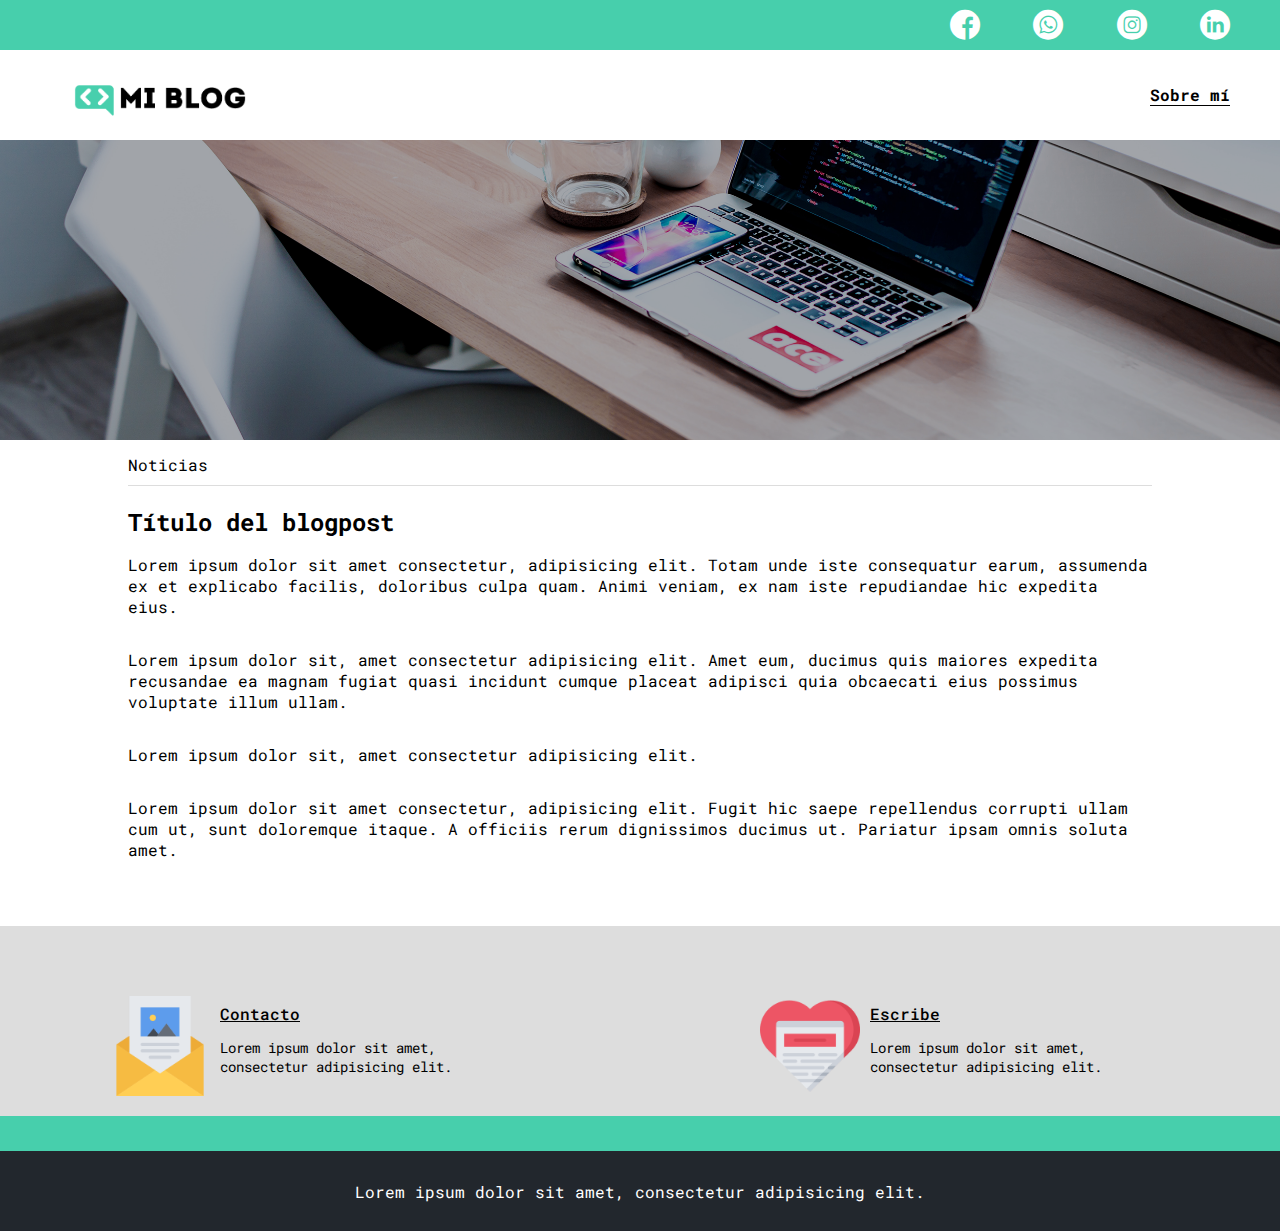
<file: professional-blog/blog.html>
<!DOCTYPE html>
<html lang="en">
<head>
    <meta charset="UTF-8">
    <meta http-equiv="X-UA-Compatible" content="IE=edge">
    <meta name="viewport" content="width=device-width, initial-scale=1.0">
    <link rel="stylesheet" href="css/main.css">
    <link rel="stylesheet" href="css/font/flaticon.css">
    <title>Document</title>
</head>
<body>
    <header>
        <section class="header-icons-container">
            <div class="icons">
                <a href=""><span class="flaticon-001-facebook"></span></a>
                <a href=""><span class="flaticon-003-whatsapp"></span></a>
                <a href=""><span class="flaticon-011-instagram"></span></a>
                <a href=""><span class="flaticon-010-linkedin"></span></a>
            </div>
        </section>
        <nav>
            <section class="nav-logo-container">
                <a href="/frontend-architecture/professional-blog/"><img src="assets/img/Logo-negro.png" alt="Logo del blog"></a>
            </section>
            <section class="profile-link">
                <a href="/frontend-architecture/professional-blog/perfil.html">Sobre mí</a>
            </section> 
        </nav>
    </header>
    <main class="main-blog">
        <section class="main-blog-image">
            <img src="assets/img/post-2.png" alt="">
        </section>
        <section class="blog-container">
            <span class="blog-type">Noticias</span>
            <h2 class="blog-title">Título del blogpost</h2>
            <p>Lorem ipsum dolor sit amet consectetur, adipisicing elit. Totam unde iste consequatur earum, assumenda ex et explicabo facilis, doloribus culpa quam. Animi veniam, ex nam iste repudiandae hic expedita eius.</p>
            <p>Lorem ipsum dolor sit, amet consectetur adipisicing elit. Amet eum, ducimus quis maiores expedita recusandae ea magnam fugiat quasi incidunt cumque placeat adipisci quia obcaecati eius possimus voluptate illum ullam.</p>
            <p>Lorem ipsum dolor sit, amet consectetur adipisicing elit. </p>
            <p>Lorem ipsum dolor sit amet consectetur, adipisicing elit. Fugit hic saepe repellendus corrupti ullam cum ut, sunt doloremque itaque. A officiis rerum dignissimos ducimus ut. Pariatur ipsam omnis soluta amet.</p>
        </section>
        <section class="contact-and-write-container">
            <div class="contact">
                <img src="assets/img/013-newsletter.png" alt="">
                <div class="contact-resume">
                    <a href="">Contacto</a>
                    <p>Lorem ipsum dolor sit amet, consectetur adipisicing elit.</p>
                </div>
            </div>
            <div class="write">
                <img src="assets/img/006-like.png" alt="">
                <div class="write-resume">
                    <a href="">Escribe</a>
                    <p>Lorem ipsum dolor sit amet, consectetur adipisicing elit.</p>
                </div>
            </div>
        </section>
    </main>
    <footer>
        <p>Lorem ipsum dolor sit amet, consectetur adipisicing elit. </p>
    </footer>
</body>
</html>
</file>
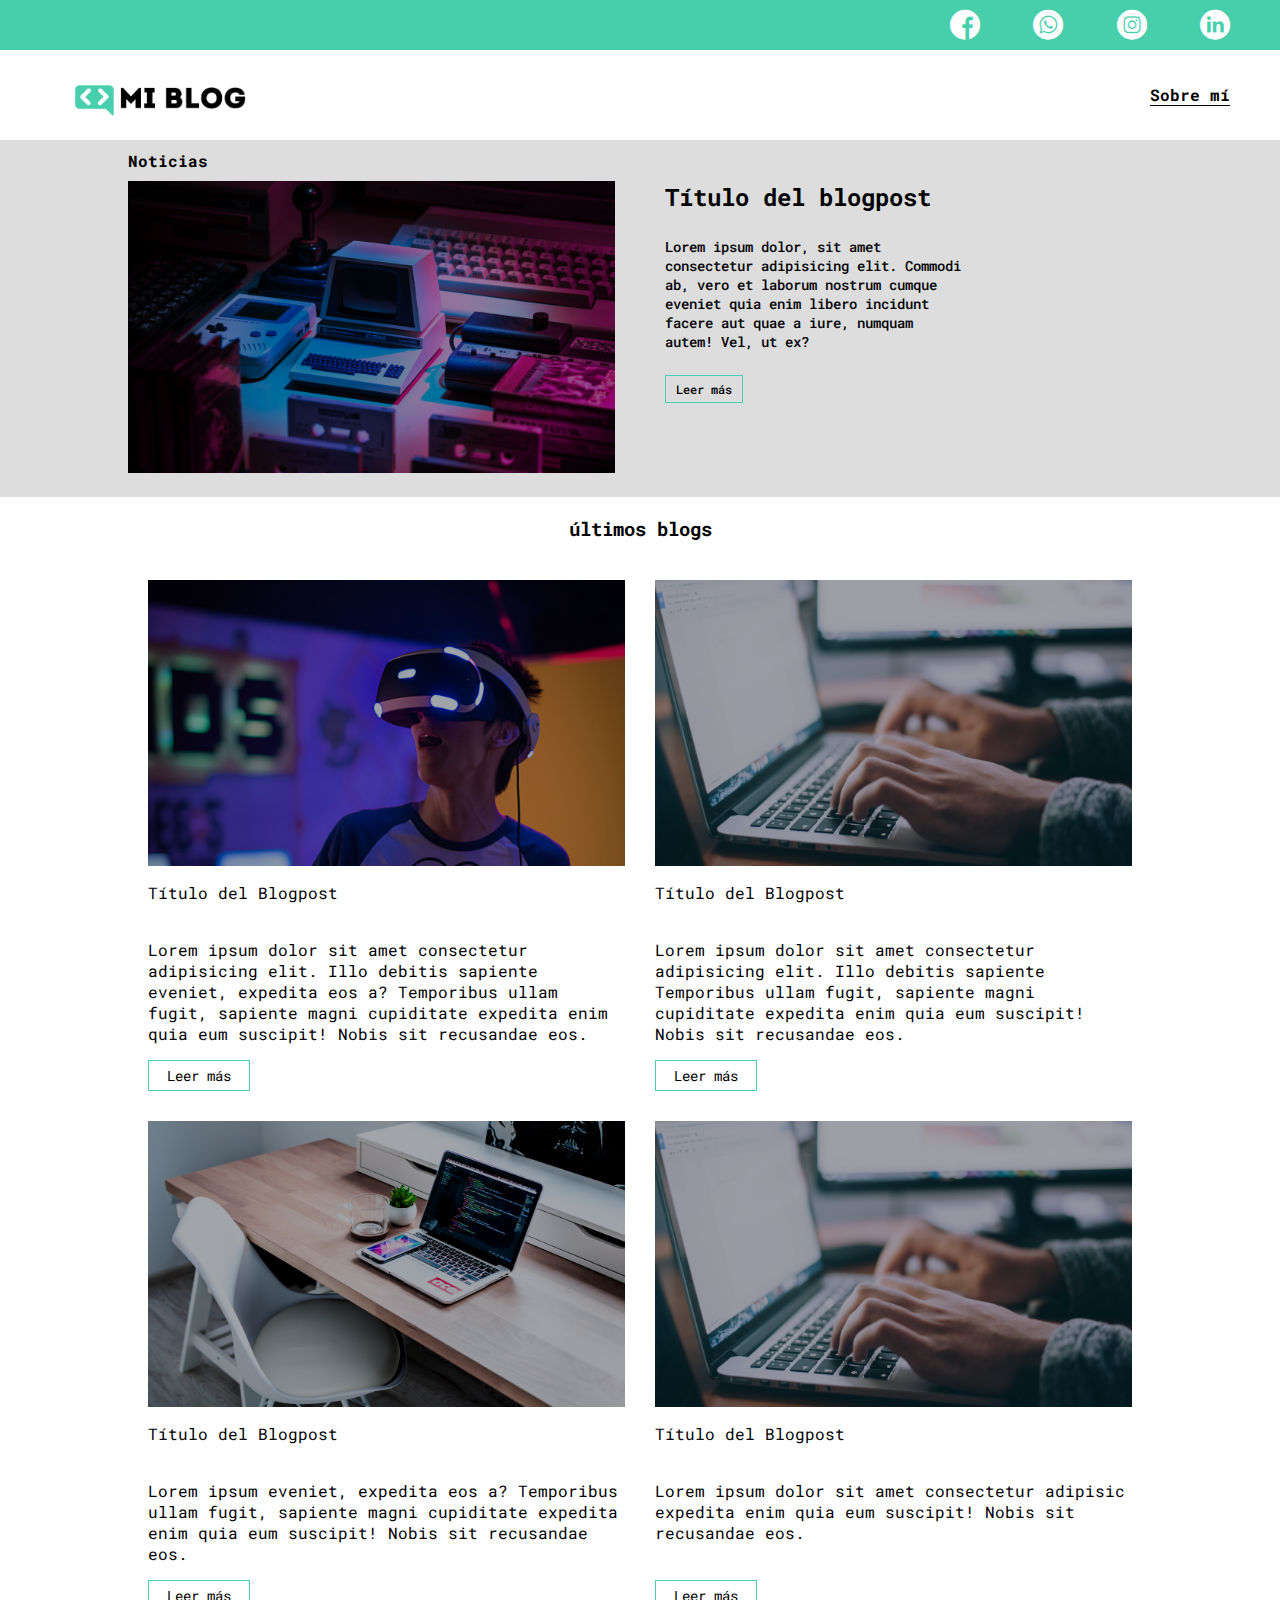
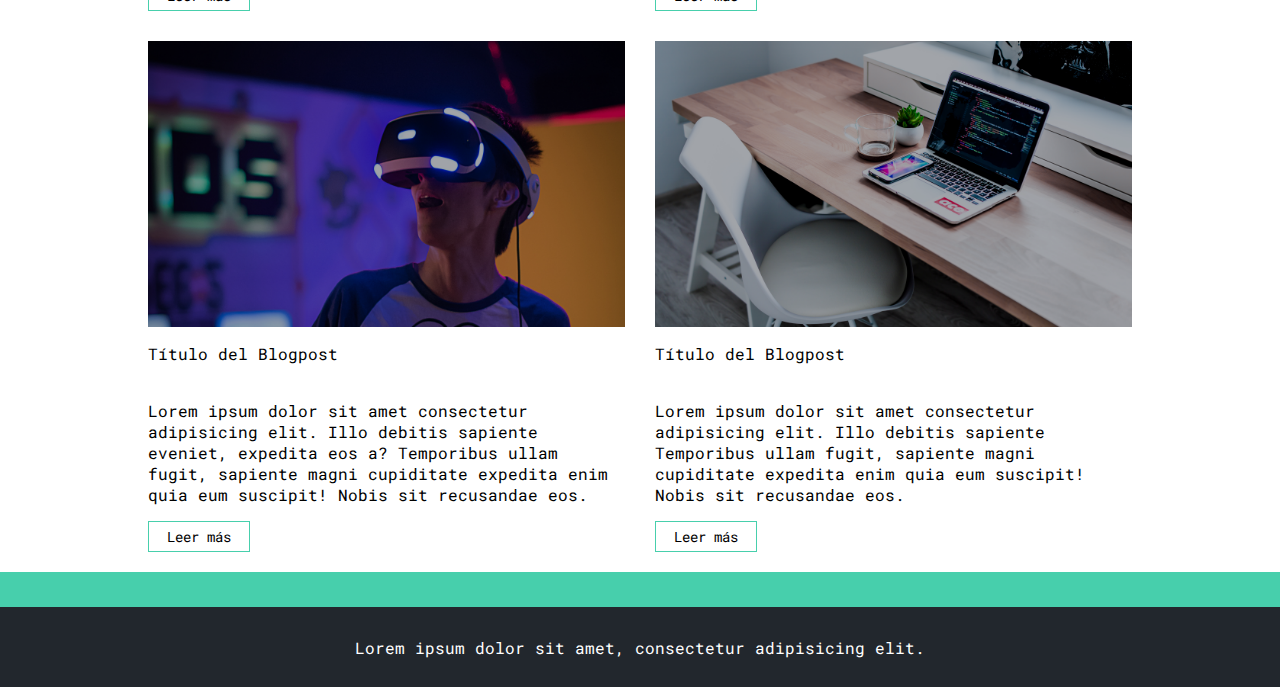
<file: professional-blog/blogs.html>
<!DOCTYPE html>
<html lang="en">
<head>
    <meta charset="UTF-8">
    <meta http-equiv="X-UA-Compatible" content="IE=edge">
    <meta name="viewport" content="width=device-width, initial-scale=1.0">
    <link rel="stylesheet" href="css/main.css">
    <link rel="stylesheet" href="css/font/flaticon.css">
    <title>Document</title>
</head>
<body>
    <header>
        <section class="header-icons-container">
            <div class="icons">
                <a href=""><span class="flaticon-001-facebook"></span></a>
                <a href=""><span class="flaticon-003-whatsapp"></span></a>
                <a href=""><span class="flaticon-011-instagram"></span></a>
                <a href=""><span class="flaticon-010-linkedin"></span></a>
            </div>
        </section>
        <nav>
            <section class="nav-logo-container">
                <a href="/frontend-architecture/professional-blog/"><img src="assets/img/Logo-negro.png" alt="Logo del blog"></a>
            </section>
            <section class="profile-link">
                <a href="/frontend-architecture/professional-blog/perfil.html">Sobre mí</a>
            </section> 
        </nav>
    </header>
    <main class="main-blogs">
        <section class="news-container">
            <p class="news-title">Noticias</p>
            <div class="last-post">
                <div class="last-post-img"> <img src="assets/img/main-news-img.png" alt=""></div>
                <div class="last-post-details">
                    <h2 class="last-post-details-title">Título del blogpost</h2>
                    <p class="last-post-details-resume">Lorem ipsum dolor, sit amet consectetur adipisicing elit. Commodi ab, vero et laborum nostrum cumque eveniet quia enim libero incidunt facere aut quae a iure, numquam autem! Vel, ut ex?</p>
                    <a href="/" class="last-post-details-btn">Leer más</a>
                </div>
            </div>
        </section><!---->
        <section class="blogs-container">
            <h3 class="blogs-title"> últimos blogs </h3>
            <div class="blogs-list">
                <div class="blog-container">
                    <img src="assets/img/post-1.png" alt="">
                    <p class="blog-title">Título del Blogpost</p>
                    <p class="blog-resume">Lorem ipsum dolor sit amet consectetur adipisicing elit. Illo debitis sapiente eveniet, expedita eos a? Temporibus ullam fugit, sapiente magni cupiditate expedita enim quia eum suscipit! Nobis sit recusandae eos.</p>
                    <a href="/frontend-architecture/professional-blog/blog.html">Leer más</a>
                </div>
                <div class="blog-container">
                    <img src="assets/img/post-3.png" alt="">
                    <p class="blog-title">Título del Blogpost</p>
                    <p class="blog-resume">Lorem ipsum dolor sit amet consectetur adipisicing elit. Illo debitis sapiente  Temporibus ullam fugit, sapiente magni cupiditate expedita enim quia eum suscipit! Nobis sit recusandae eos.</p>
                    <a href="/blog.html">Leer más</a>
                </div>
                <div class="blog-container">
                    <img src="assets/img/post-2.png" alt="">
                    <p class="blog-title">Título del Blogpost</p>
                    <p class="blog-resume">Lorem ipsum eveniet, expedita eos a? Temporibus ullam fugit, sapiente magni cupiditate expedita enim quia eum suscipit! Nobis sit recusandae eos.</p>
                    <a href="/">Leer más</a>
                </div>
                <div class="blog-container">
                    <img src="assets/img/post-3.png" alt="">
                    <p class="blog-title">Título del Blogpost</p>
                    <p class="blog-resume">Lorem ipsum dolor sit amet consectetur adipisic expedita enim quia eum suscipit! Nobis sit recusandae eos.</p>
                    <a href="/">Leer más</a>
                </div>
                <div class="blog-container">
                    <img src="assets/img/post-1.png" alt="">
                    <p class="blog-title">Título del Blogpost</p>
                    <p class="blog-resume">Lorem ipsum dolor sit amet consectetur adipisicing elit. Illo debitis sapiente eveniet, expedita eos a? Temporibus ullam fugit, sapiente magni cupiditate expedita enim quia eum suscipit! Nobis sit recusandae eos.</p>
                    <a href="/blog.html">Leer más</a>
                </div>
                <div class="blog-container">
                    <img src="assets/img/post-2.png" alt="">
                    <p class="blog-title">Título del Blogpost</p>
                    <p class="blog-resume">Lorem ipsum dolor sit amet consectetur adipisicing elit. Illo debitis sapiente  Temporibus ullam fugit, sapiente magni cupiditate expedita enim quia eum suscipit! Nobis sit recusandae eos.</p>
                    <a href="/blog.html">Leer más</a>
                </div>
            </div>
        </section> <!---->
    </main>
    <footer>
        <p>Lorem ipsum dolor sit amet, consectetur adipisicing elit. </p>
    </footer>
</body>
</html>
</file>
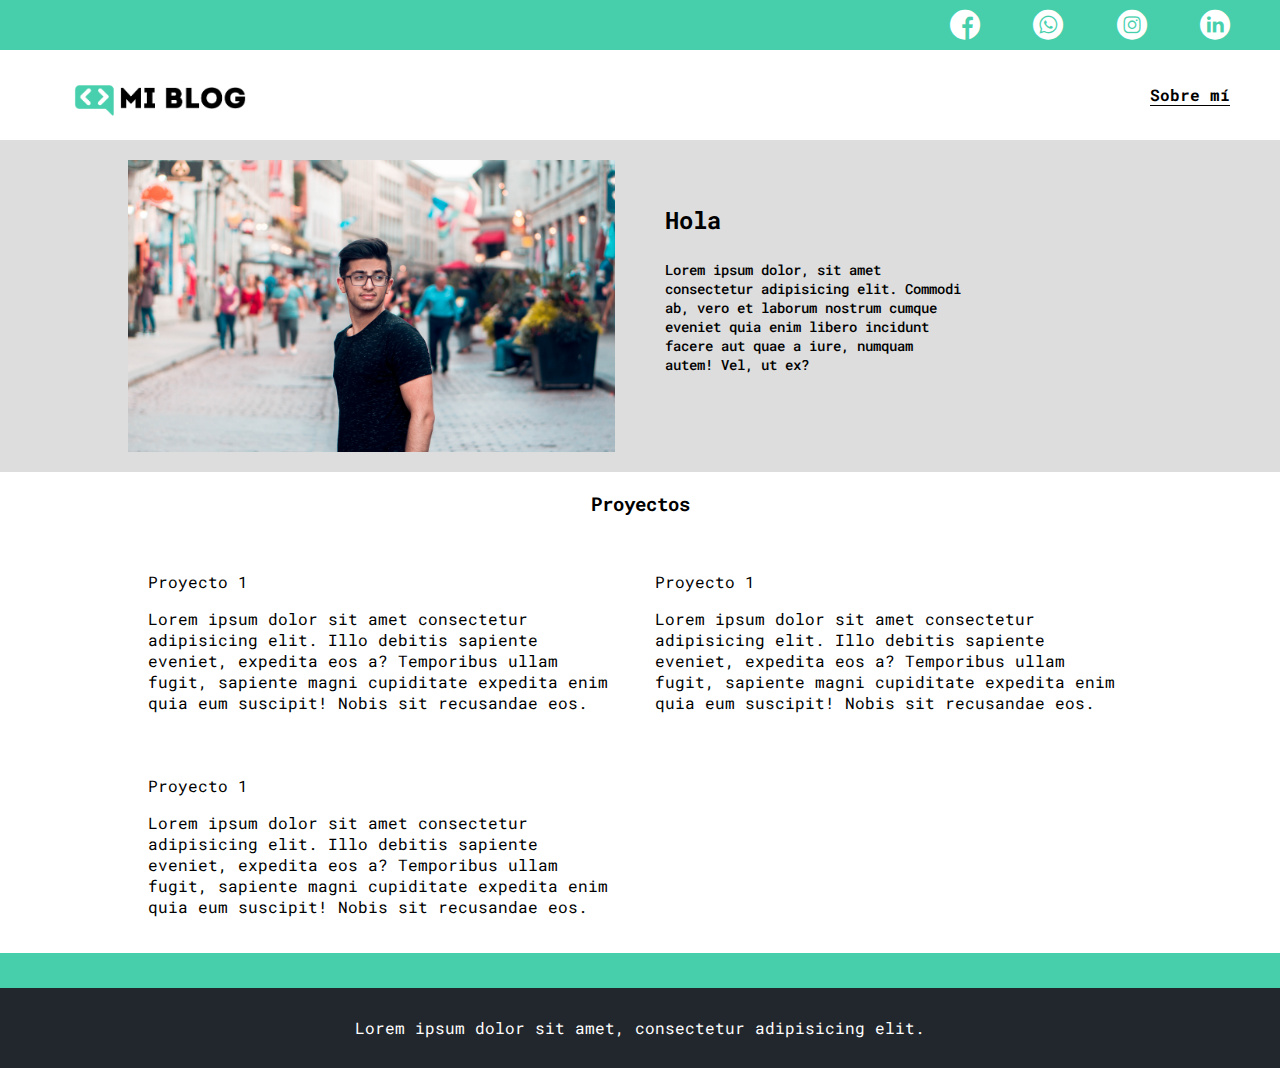
<file: professional-blog/perfil.html>
<!DOCTYPE html>
<html lang="en">
<head>
    <meta charset="UTF-8">
    <meta http-equiv="X-UA-Compatible" content="IE=edge">
    <meta name="viewport" content="width=device-width, initial-scale=1.0">
    <link rel="stylesheet" href="css/main.css">
    <link rel="stylesheet" href="css/font/flaticon.css">
    <title>Document</title>
</head>
<body>
    <header>
        <section class="header-icons-container">
            <div class="icons">
                <a href=""><span class="flaticon-001-facebook"></span></a>
                <a href=""><span class="flaticon-003-whatsapp"></span></a>
                <a href=""><span class="flaticon-011-instagram"></span></a>
                <a href=""><span class="flaticon-010-linkedin"></span></a>
            </div>
        </section>
        <nav>
            <section class="nav-logo-container">
                <a href="/frontend-architecture/professional-blog/"><img src="assets/img/Logo-negro.png" alt="Logo del blog"></a>
            </section>
            <section class="profile-link">
                <a href="/frontend-architecture/professional-blog/perfil.html">Sobre mí</a>
            </section> 
        </nav>
    </header>
    <main class="main-profile">
        <section class="profile-container">
            <div class="profile">
                <img src="assets/img/profile-pic.jpg" alt="">
                <div class="profile-details">
                    <h2 class="profile-details-title">Hola</h2>
                    <p class="profile-details-resume">Lorem ipsum dolor, sit amet consectetur adipisicing elit. Commodi ab, vero et laborum nostrum cumque eveniet quia enim libero incidunt facere aut quae a iure, numquam autem! Vel, ut ex?</p>
                </div>
            </div>
                
        </section><!---->
        <section class="projects-container">
            <h3 class="projects-title"> Proyectos </h3>
            <div class="projects-list">
                <div class="project-container">
                    <p class="project-title">Proyecto 1</p>
                    <p class="project-resume">Lorem ipsum dolor sit amet consectetur adipisicing elit. Illo debitis sapiente eveniet, expedita eos a? Temporibus ullam fugit, sapiente magni cupiditate expedita enim quia eum suscipit! Nobis sit recusandae eos.</p>
                </div>
                <div class="project-container">
                    <p class="project-title">Proyecto 1</p>
                    <p class="project-resume">Lorem ipsum dolor sit amet consectetur adipisicing elit. Illo debitis sapiente eveniet, expedita eos a? Temporibus ullam fugit, sapiente magni cupiditate expedita enim quia eum suscipit! Nobis sit recusandae eos.</p>
                </div>
                <div class="project-container">
                    <p class="project-title">Proyecto 1</p>
                    <p class="project-resume">Lorem ipsum dolor sit amet consectetur adipisicing elit. Illo debitis sapiente eveniet, expedita eos a? Temporibus ullam fugit, sapiente magni cupiditate expedita enim quia eum suscipit! Nobis sit recusandae eos.</p>
                </div>
            </div>
        </section> <!---->
    </main>
    <footer>
        <p>Lorem ipsum dolor sit amet, consectetur adipisicing elit. </p>
    </footer>
</body>
</html>
</file>
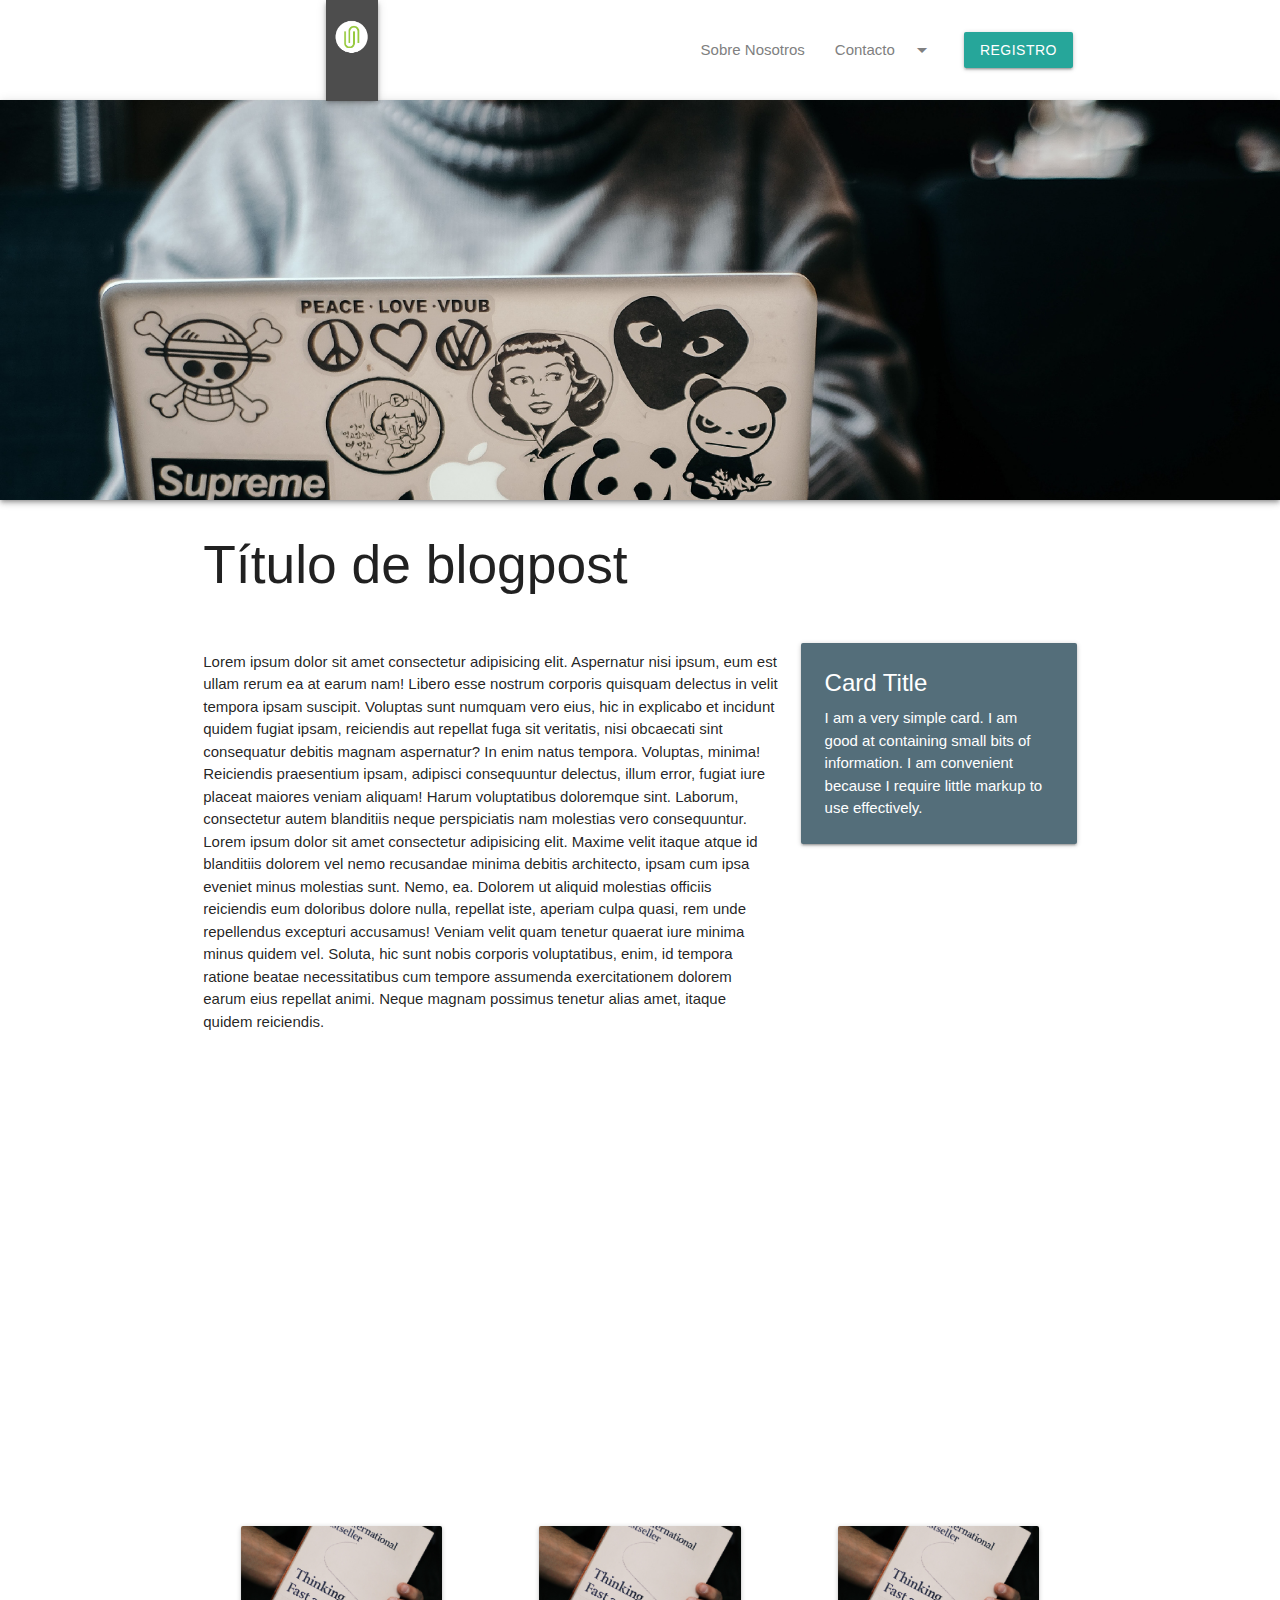
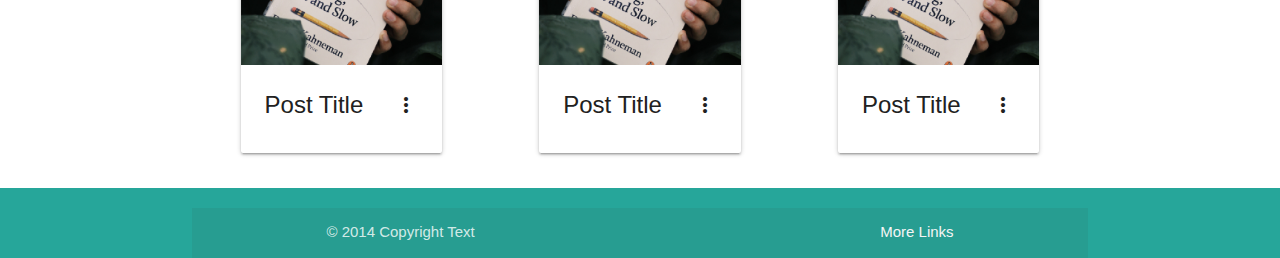
<file: platzi-blog/public/post.html>
<!DOCTYPE html>
<html lang="es">
<head>
    <meta charset="UTF-8">
    <meta http-equiv="X-UA-Compatible" content="IE=edge">
    <meta name="viewport" content="width=device-width, initial-scale=1.0">

    <!--Start materialize-->
    <!--Import Google Icon Font-->
    <link href="https://fonts.googleapis.com/icon?family=Material+Icons" rel="stylesheet">
    <!-- Compiled and minified CSS -->
    <link rel="stylesheet" href="https://cdnjs.cloudflare.com/ajax/libs/materialize/1.0.0/css/materialize.min.css">
    <!--End materialize-->

    <link rel="stylesheet" href="css/main.css">
    <title>Platzi blog</title>
</head>
<body>

    <header>
        <ul id="dropdown1" class="dropdown-content lista-contactos">
            <li><a href="#!">Whatsapp</a></li>
            <li><a href="#!">Messenger</a></li>
            <li><a href="#!">contacto@fake.com</a></li>
        </ul>
        <nav class="container">
            <div class="nav-wrapper">
                <a href="/" class="brand-logo valign-wrapper z-depth-2">
                    <img src="assets/img/Logo.jpg" alt="Logo del blog" class="responsive-img left">
                </a>
                <ul class="right valign-wrapper">
                    <li><a href="about.html">Sobre Nosotros</a></li>
                    <li><a class="dropdown-trigger" href="#!" data-target="dropdown1">Contacto<i class="material-icons right">arrow_drop_down</i></a></li>
                    <li><a href="registro.html" class="btn">Registro</a></li>
                </ul> 
            </div>
            
        </nav>
        <section class="header-main-pic z-depth-2"></section>
    </header>
    <main class="container">
        <section class="hide">
            <div class="section">
                <div class="row">
                    <div class="col m7 input-field input-container center"> 
                        <i class="material-icons">search</i>
                        <input type="text" id="search" placeholder="Buscar">
                    </div>
                </div>
            </div>
        </section>
        <section class="">
            <div class="row">
                <div class="col s12"><h2>Título de blogpost</h2></div>
            </div>
        </section>
        <section class="">
            <div class="row">
                <div class="col m8">
                    <p>
                        Lorem ipsum dolor sit amet consectetur adipisicing elit. Aspernatur nisi ipsum, eum est ullam rerum ea at earum nam! Libero esse nostrum corporis quisquam delectus in velit tempora ipsam suscipit.
                        Voluptas sunt numquam vero eius, hic in explicabo et incidunt quidem fugiat ipsam, reiciendis aut repellat fuga sit veritatis, nisi obcaecati sint consequatur debitis magnam aspernatur? In enim natus tempora.
                        Voluptas, minima! Reiciendis praesentium ipsam, adipisci consequuntur delectus, illum error, fugiat iure placeat maiores veniam aliquam! Harum voluptatibus doloremque sint. Laborum, consectetur autem blanditiis neque perspiciatis nam molestias vero consequuntur.
                        Lorem ipsum dolor sit amet consectetur adipisicing elit. Maxime velit itaque atque id blanditiis dolorem vel nemo recusandae minima debitis architecto, ipsam cum ipsa eveniet minus molestias sunt. Nemo, ea.
                        Dolorem ut aliquid molestias officiis reiciendis eum doloribus dolore nulla, repellat iste, aperiam culpa quasi, rem unde repellendus excepturi accusamus! Veniam velit quam tenetur quaerat iure minima minus quidem vel.
                        Soluta, hic sunt nobis corporis voluptatibus, enim, id tempora ratione beatae necessitatibus cum tempore assumenda exercitationem dolorem earum eius repellat animi. Neque magnam possimus tenetur alias amet, itaque quidem reiciendis.
                    </p>
                </div>
                <div class="col m4">
                    <div class="card blue-grey darken-1">
                        <div class="card-content white-text">
                            <span class="card-title">Card Title</span>
                            <p>I am a very simple card. I am good at containing small bits of information.
                            I am convenient because I require little markup to use effectively.</p>
                        </div>
                    </div>
                </div>
            </div>
        </section>
        <section class="section">
            <div class="row">
                <div class="post-pic zdepth-2"></div>
            </div>
        </section>
        <section>
            <div class="row post-recommended">
                <article class="col s10 m4 l3">
                    <div class="card">
                        <div class="card-image waves-effect waves-block waves-light">
                            <img class="activator" src="assets/img/card1.jpg">
                        </div>
                        <div class="card-content">
                            <span
                                class="card-title activator grey-text text-darken-4"
                            >
                                Post Title
                                <i class="material-icons right">more_vert</i>
                            </span>
                        </div>
                        <div class="card-reveal">
                            <span 
                                class="card-title grey-text text-darken-4"
                            >
                                Card Title
                                <i class="material-icons right">close</i>
                            </span>
                            <p>Here is some more information about this product that is only revealed once clicked on.</p>
                            <a href="post.html" class="waves-effect waves-teal btn-flat teal lighten-5 right">Ir</a>
                        </div>
                    </div>
                </article>
                <article class="col s10 m4 l3">
                    <div class="card">
                        <div class="card-image waves-effect waves-block waves-light">
                            <img class="activator" src="assets/img/card1.jpg">
                        </div>
                        <div class="card-content">
                            <span
                                class="card-title activator grey-text text-darken-4"
                            >
                                Post Title
                                <i class="material-icons right">more_vert</i>
                            </span>
                        </div>
                        <div class="card-reveal">
                            <span 
                                class="card-title grey-text text-darken-4"
                            >
                                Card Title
                                <i class="material-icons right">close</i>
                            </span>
                            <p>Here is some more information about this product that is only revealed once clicked on.</p>
                            <a href="post.html" class="waves-effect waves-teal btn-flat teal lighten-5 right">Ir</a>
                        </div>
                    </div>
                </article>
                <article class="col s10 m4 l3">
                    <div class="card">
                        <div class="card-image waves-effect waves-block waves-light">
                            <img class="activator" src="assets/img/card1.jpg">
                        </div>
                        <div class="card-content">
                            <span
                                class="card-title activator grey-text text-darken-4"
                            >
                                Post Title
                                <i class="material-icons right">more_vert</i>
                            </span>
                        </div>
                        <div class="card-reveal">
                            <span 
                                class="card-title grey-text text-darken-4"
                            >
                                Card Title
                                <i class="material-icons right">close</i>
                            </span>
                            <p>Here is some more information about this product that is only revealed once clicked on.</p>
                            <a href="post.html" class="waves-effect waves-teal btn-flat teal lighten-5 right">Ir</a>
                        </div>
                    </div>
                </article>
            </div>
        </section>
    </main>
    <footer class="page-footer">
        <div class="container">
            <div class="footer-copyright">
                <div class="container">
                    © 2014 Copyright Text
                    <a class="grey-text text-lighten-4 right" href="#!">More Links</a>
                </div>
            </div>
        </div>
    </footer>
    <!--Start materialize-->
    <!-- Compiled and minified JavaScript -->
    <script src="https://cdnjs.cloudflare.com/ajax/libs/materialize/1.0.0/js/materialize.min.js"></script>
    <!--End materialize-->
    <script src="https://ajax.googleapis.com/ajax/libs/jquery/3.6.0/jquery.min.js"></script>

    <script>
        document.addEventListener('DOMContentLoaded', function() {
            var elems = document.querySelectorAll('.dropdown-trigger');
            var instances = M.Dropdown.init(elems, {});
        });
    </script>
</body>
</html>
</file>
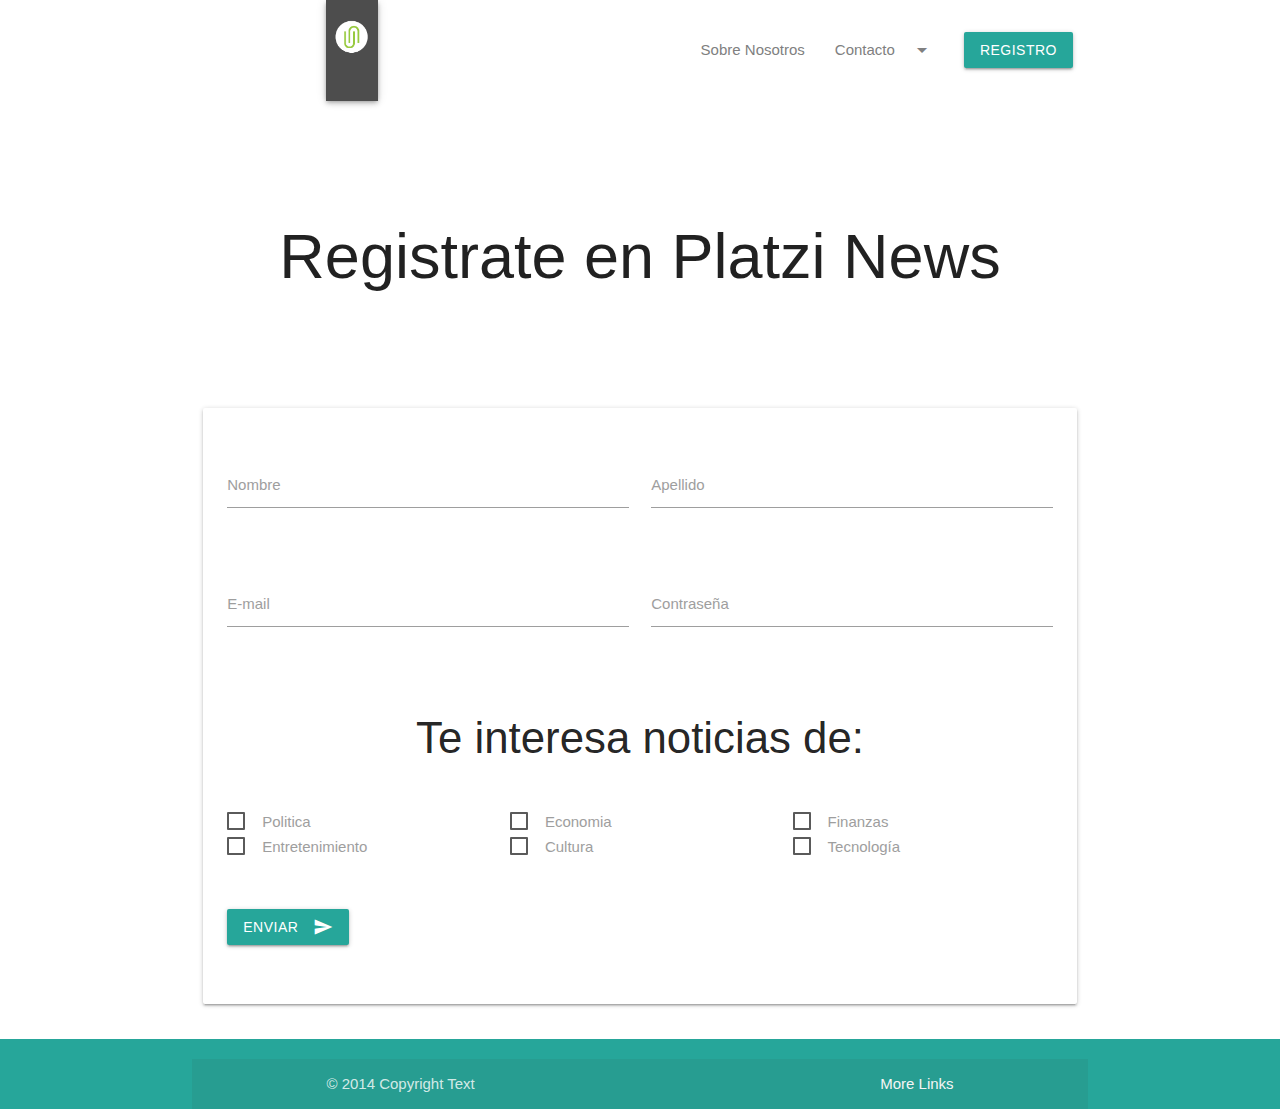
<file: platzi-blog/public/registro.html>
<!DOCTYPE html>
<html lang="es">
<head>
    <meta charset="UTF-8">
    <meta http-equiv="X-UA-Compatible" content="IE=edge">
    <meta name="viewport" content="width=device-width, initial-scale=1.0">

    <!--Start materialize-->
    <!--Import Google Icon Font-->
    <link href="https://fonts.googleapis.com/icon?family=Material+Icons" rel="stylesheet">
    <!-- Compiled and minified CSS -->
    <link rel="stylesheet" href="https://cdnjs.cloudflare.com/ajax/libs/materialize/1.0.0/css/materialize.min.css">
    <!--End materialize-->

    <link rel="stylesheet" href="css/main.css">
    <title>Platzi blog</title>
</head>
<body>

    <header class="registro-header">
        <ul id="dropdown1" class="dropdown-content lista-contactos">
            <li><a href="#!">Whatsapp</a></li>
            <li><a href="#!">Messenger</a></li>
            <li><a href="#!">contacto@fake.com</a></li>
        </ul>
        <nav class="container">
            <div class="nav-wrapper">
                <a href="/" class="brand-logo valign-wrapper z-depth-2">
                    <img src="assets/img/Logo.jpg" alt="Logo del blog" class="responsive-img left">
                </a>
                <ul class="right valign-wrapper">
                    <li><a href="about.html">Sobre Nosotros</a></li>
                    <li><a class="dropdown-trigger" href="#!" data-target="dropdown1">Contacto<i class="material-icons right">arrow_drop_down</i></a></li>
                    <li><a href="registro.html" class="btn">Registro</a></li>
                </ul> 
            </div>
        </nav>
        <section class="container">
            <div class="row registro-titulo">
                <div class="col s12">
                    <h1 class="center-align">Registrate en Platzi News</h1>
                </div>
            </div>
        </section>
    </header>
    <main class="container">
        <div class="row">
            <div class="col s12">
                <div class="card-panel">
                    <form action="">
                        <div class="row section">
                            <div class="input-field col s12 m6">
                                <input type="text" id="first-name" class="validate">
                                <label for="first-name">Nombre</label>
                            </div>
                            <div class="input-field col s12 m6">
                                <input type="text" id="last-name" class="validate">
                                <label for="last-name">Apellido</label>
                            </div>
                        </div>
                        <div class="row">
                            <div class="input-field col s12 m6">
                                <input type="email" id="email" class="validate">
                                <label for="email">E-mail</label>
                            </div>
                            <div class="input-field col s12 m6">
                                <input type="password" id="password" class="validate">
                                <label for="password">Contraseña</label>
                            </div>
                        </div>
                        <div class="section">
                            <h3 class="center-align">Te interesa noticias de: </h3>
                        </div>
                        <div class="section">
                            <div class="row">
                                <label class="col s6 m4">
                                    <input type="checkbox" />
                                    <span>Politica</span>
                                </label>
                                <label class="col s6 m4">
                                    <input type="checkbox" />
                                    <span>Economia</span>
                                </label>
                                <label class="col s6 m4">
                                    <input type="checkbox" />
                                    <span>Finanzas</span>
                                </label> 
                                <label class="col s6 m4">
                                    <input type="checkbox" />
                                    <span>Entretenimiento</span>
                                </label>
                                <label class="col s6 m4">
                                    <input type="checkbox" />
                                    <span>Cultura</span>
                                </label>
                                <label class="col s6 m4">
                                    <input type="checkbox" />
                                    <span>Tecnología</span>
                                </label>
                            </div>
                        </div>
                        <div class="section">
                            <div class="row">
                                <div class="col s12">
                                    <button class="btn waves-effect waves-light center-align">
                                        Enviar
                                        <i class="material-icons right">send</i>
                                    </button>
                                </div>
                            </div>
                        </div>
                    </form>
                </div>
            </div>
        </div>
    </main>
    <footer class="page-footer">
        <div class="container">
            <div class="footer-copyright">
                <div class="container">
                    © 2014 Copyright Text
                    <a class="grey-text text-lighten-4 right" href="#!">More Links</a>
                </div>
            </div>
        </div>
    </footer>
    <!--Start materialize-->
    <!-- Compiled and minified JavaScript -->
    <script src="https://cdnjs.cloudflare.com/ajax/libs/materialize/1.0.0/js/materialize.min.js"></script>
    <!--End materialize-->
    <script src="https://ajax.googleapis.com/ajax/libs/jquery/3.6.0/jquery.min.js"></script>

    <script>
        document.addEventListener('DOMContentLoaded', function() {
            var elems = document.querySelectorAll('.dropdown-trigger');
            var instances = M.Dropdown.init(elems, {});
        });
    </script>
</body>
</html>
</file>
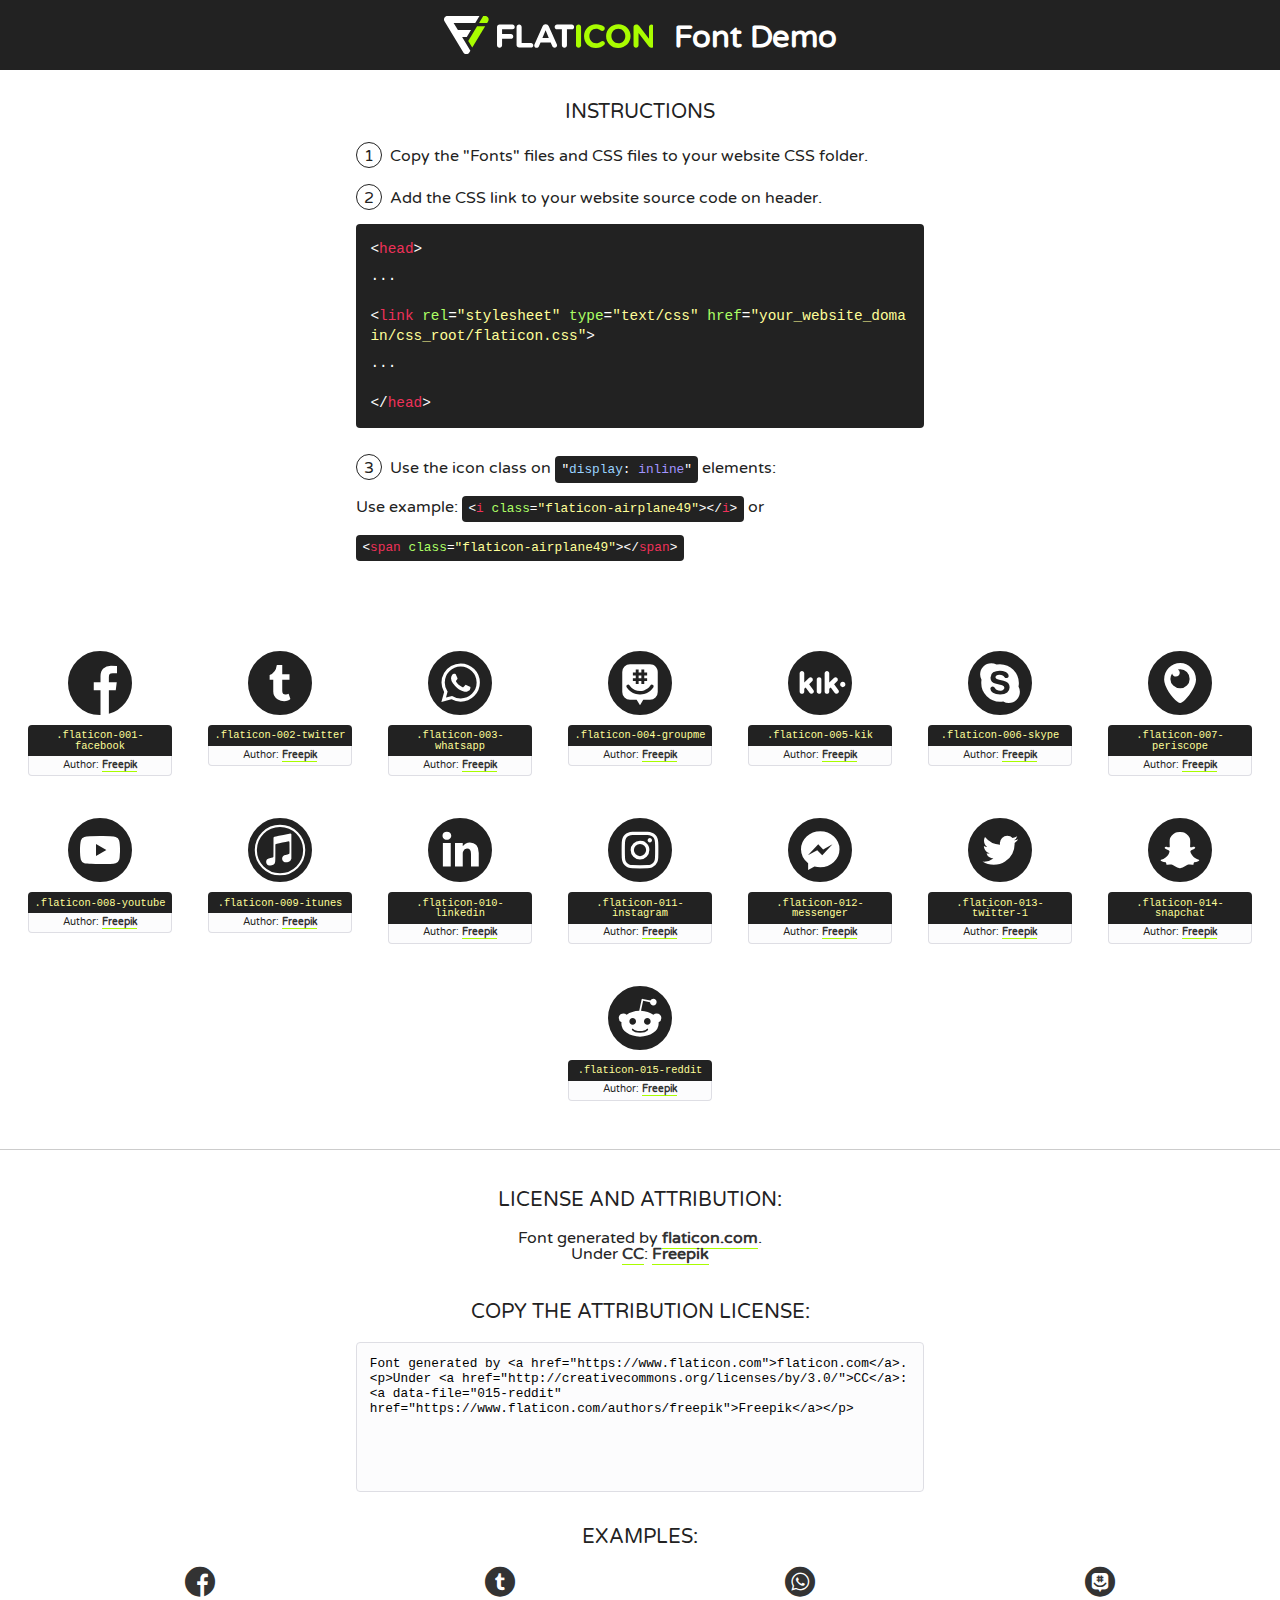
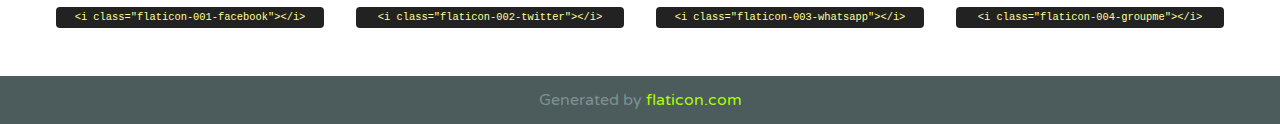
<file: professional-blog/css/font/flaticon.html>
<!DOCTYPE html>
<!--
  Flaticon icon font: Flaticon
  Creation date: 20/12/2018 09:27
-->
<html>
<!DOCTYPE html>
<html>

<head>
    <title>Flaticon WebFont</title>
    <link href="http://fonts.googleapis.com/css?family=Varela+Round" rel="stylesheet" type="text/css" />
    <link rel="stylesheet" type="text/css" href="flaticon.css">
    <meta charset="UTF-8">
    <style>
    html, body, div, span, applet, object, iframe,
    h1, h2, h3, h4, h5, h6, p, blockquote, pre,
    a, abbr, acronym, address, big, cite, code,
    del, dfn, em, img, ins, kbd, q, s, samp,
    small, strike, strong, sub, sup, tt, var,
    b, u, i, center,
    dl, dt, dd, ol, ul, li,
    fieldset, form, label, legend,
    table, caption, tbody, tfoot, thead, tr, th, td,
    article, aside, canvas, details, embed, 
    figure, figcaption, footer, header, hgroup, 
    menu, nav, output, ruby, section, summary,
    time, mark, audio, video {
        margin: 0;
        padding: 0;
        border: 0;
        font-size: 100%;
        font: inherit;
        vertical-align: baseline;
    }
    /* HTML5 display-role reset for older browsers */
    article, aside, details, figcaption, figure, 
    footer, header, hgroup, menu, nav, section {
        display: block;
    }
    body {
        line-height: 1;
    }
    ol, ul {
        list-style: none;
    }
    blockquote, q {
        quotes: none;
    }
    blockquote:before, blockquote:after,
    q:before, q:after {
        content: '';
        content: none;
    }
    table {
        border-collapse: collapse;
        border-spacing: 0;
    }
    body {
        font-family: 'Varela Round', Helvetica, Arial, sans-serif;
        font-size: 16px;
        color: #222;
    }
    a {
        color: #333;
        border-bottom: 1px solid #a9fd00;
        font-weight: bold;
        text-decoration: none;
    }
    * {
        -moz-box-sizing: border-box;
        -webkit-box-sizing: border-box;
        box-sizing: border-box;
        margin: 0;
        padding: 0;
    }
    [class^="flaticon-"]:before, [class*=" flaticon-"]:before, [class^="flaticon-"]:after, [class*=" flaticon-"]:after {
        font-family: Flaticon;
        font-size: 30px;
        font-style: normal;
        margin-left: 20px;
        color: #333;
    }
    .wrapper {
        max-width: 600px;
        margin: auto;
        padding: 0 1em;
    }
    .title {
        font-size: 1.25em;
        text-align: center;
        margin-bottom: 1em;
        text-transform: uppercase;
    }
    header {
        text-align: center;
        background-color: #222;
        color: #fff;
        padding: 1em;
    }
    header .logo {
        width: 210px;
        height: 38px;
        display: inline-block;
        vertical-align: middle;
        margin-right: 1em;
        border: none;
    }
    header strong {
        font-size: 1.95em;
        font-weight: bold;
        vertical-align: middle;
        margin-top: 5px;
        display: inline-block;
    }
    .demo {
        margin: 2em auto;
        line-height: 1.25em;
    }
    .demo ul li {
        margin-bottom: 1em;
    }
    .demo ul li .num {
        color: #222;
        border-radius: 20px;
        display: inline-block;
        width: 26px;
        padding: 3px;
        height: 26px;
        text-align: center;
        margin-right: 0.5em;
        border: 1px solid #222;
    }
    .demo ul li code {
        background-color: #222;
        border-radius: 4px;
        padding: 0.25em 0.5em;
        display: inline-block;
        color: #fff;
        font-family: Consolas,Monaco,Lucida Console,Liberation Mono,DejaVu Sans Mono,Bitstream Vera Sans Mono,Courier New, monospace;
        font-weight: lighter;
        margin-top: 1em;
        font-size: 0.8em;
        word-break: break-all;
    }
    .demo ul li code.big {
        padding: 1em;
        font-size: 0.9em;
    }
    .demo ul li code .red {
        color: #EF3159;
    }
    .demo ul li code .green {
        color: #ACFF65;
    }
    .demo ul li code .yellow {
        color: #FFFF99;
    }
    .demo ul li code .blue {
        color: #99D3FF;
    }
    .demo ul li code .purple {
        color: #A295FF;
    }
    .demo ul li code .dots {
        margin-top: 0.5em;
        display: block;
    }
    #glyphs {
        border-bottom: 1px solid #ccc;
        padding: 2em 0;
        text-align: center;
    }
    .glyph {
        display: inline-block;
        width: 9em;
        margin: 1em;
        text-align: center;
        vertical-align: top;
        background: #FFF;
    }
    .glyph .glyph-icon {
        padding: 10px;
        display: block;
        font-family:"Flaticon";
        font-size: 64px;
        line-height: 1;
    }
    .glyph .glyph-icon:before {
        font-size: 64px;
        color: #222;
        margin-left: 0;
    }
    .class-name {
        font-size: 0.65em;
        background-color: #222;
        color: #fff;
        border-radius: 4px 4px 0 0;
        padding: 0.5em;
        color: #FFFF99;
        font-family: Consolas,Monaco,Lucida Console,Liberation Mono,DejaVu Sans Mono,Bitstream Vera Sans Mono,Courier New, monospace;
    }
    .author-name {
        font-size: 0.6em;
        background-color: #fcfcfd;
        border: 1px solid #DEDEE4;
        border-top: 0;
        border-radius: 0 0 4px 4px;
        padding: 0.5em;
    }
    .class-name:last-child {
        font-size: 10px;
        color:#888;
    }
    .class-name:last-child a {
        font-size: 10px;
        color:#555;
    }
    .class-name:last-child a:hover {
        color:#a9fd00;
    }
    .glyph > input {
        display: block;
        width: 100px;
        margin: 5px auto;
        text-align: center;
        font-size: 12px;
        cursor: text;
    }
    .glyph > input.icon-input {
        font-family:"Flaticon";
        font-size: 16px;
        margin-bottom: 10px;
    }
    .attribution .title {
        margin-top: 2em;
    }
    .attribution textarea {
        background-color: #fcfcfd;
        padding: 1em;
        border: none;
        box-shadow: none;
        border: 1px solid #DEDEE4;
        border-radius: 4px;
        resize: none;
        width: 100%;
        height: 150px;
        font-size: 0.8em;
        font-family: Consolas,Monaco,Lucida Console,Liberation Mono,DejaVu Sans Mono,Bitstream Vera Sans Mono,Courier New, monospace;
        -webkit-appearance: none;
    }
    .iconsuse {
        margin: 2em auto;
        text-align: center;
        max-width: 1200px;
    }
    .iconsuse:after {
        content: '';
        display: table;
        clear: both;
    }
    .iconsuse .image {
        float: left;
        width: 25%;
        padding: 0 1em;
    }
    .iconsuse .image p {
        margin-bottom: 1em;
    }
    .iconsuse .image span {
        display: block;
        font-size: 0.65em;
        background-color: #222;
        color: #fff;
        border-radius: 4px;
        padding: 0.5em;
        color: #FFFF99;
        margin-top: 1em;
        font-family: Consolas,Monaco,Lucida Console,Liberation Mono,DejaVu Sans Mono,Bitstream Vera Sans Mono,Courier New, monospace;
    }
    #footer {
        text-align: center;
        background-color: #4C5B5C;
        color: #7c9192;
        padding: 1em;
    }
    #footer a {
        border: none;
        color: #a9fd00;
        font-weight: normal;
    }
    @media (max-width: 960px) {
        .iconsuse .image {
            width: 50%;
        }
    }
    @media (max-width: 560px) {
        .iconsuse .image {
            width: 100%;
        }
    }
    </style>
</head>

<body class="characters-off">

    <header>
        <a href="https://www.flaticon.com" target="_blank" class="logo">
            <svg version="1.1" xmlns="http://www.w3.org/2000/svg" xmlns:xlink="http://www.w3.org/1999/xlink" xmlns:a="http://ns.adobe.com/AdobeSVGViewerExtensions/3.0/" viewBox="0 0 560.875 102.036" enable-background="new 0 0 560.875 102.036" xml:space="preserve">
                <defs>
                </defs>
                <g>
                    <g class="letters">
                        <path fill="#ffffff" d="M141.596,29.675c0-3.777,2.985-6.767,6.764-6.767h34.438c3.426,0,6.15,2.728,6.15,6.15
                        c0,3.43-2.724,6.149-6.15,6.149h-27.674v13.091h23.719c3.429,0,6.151,2.724,6.151,6.15c0,3.43-2.723,6.149-6.151,6.149h-23.719
                        v17.574c0,3.773-2.986,6.761-6.764,6.761c-3.779,0-6.764-2.989-6.764-6.761V29.675z"></path>
                        <path fill="#ffffff" d="M193.844,29.149c0-3.781,2.985-6.767,6.764-6.767c3.776,0,6.763,2.985,6.763,6.767v42.957h25.039
                        c3.426,0,6.149,2.726,6.149,6.153c0,3.425-2.723,6.15-6.149,6.15h-31.802c-3.779,0-6.764-2.986-6.764-6.768V29.149z"></path>
                        <path fill="#ffffff" d="M241.891,75.71l21.438-48.407c1.492-3.341,4.215-5.357,7.906-5.357h0.792
                        c3.686,0,6.323,2.017,7.815,5.357l21.439,48.407c0.436,0.967,0.701,1.845,0.701,2.723c0,3.602-2.809,6.501-6.414,6.501
                        c-3.161,0-5.269-1.845-6.499-4.655l-4.132-9.661h-27.059l-4.301,10.102c-1.144,2.631-3.426,4.214-6.237,4.214
                        c-3.517,0-6.24-2.81-6.24-6.325C241.1,77.64,241.451,76.677,241.891,75.71z M279.932,58.666l-8.521-20.297l-8.526,20.297H279.932
                        z"></path>
                        <path fill="#ffffff" d="M314.864,35.387H301.86c-3.429,0-6.239-2.813-6.239-6.238c0-3.429,2.811-6.24,6.239-6.24h39.533
                        c3.426,0,6.237,2.811,6.237,6.24c0,3.425-2.811,6.238-6.237,6.238h-13.001v42.785c0,3.773-2.99,6.761-6.764,6.761
                        c-3.779,0-6.764-2.989-6.764-6.761V35.387z"></path>
                        <path fill="#A9FD00" d="M352.615,29.149c0-3.781,2.985-6.767,6.767-6.767c3.774,0,6.761,2.985,6.761,6.767v49.024
                        c0,3.773-2.987,6.761-6.761,6.761c-3.781,0-6.767-2.989-6.767-6.761V29.149z"></path>
                        <path fill="#A9FD00" d="M374.132,53.836v-0.179c0-17.481,13.178-31.801,32.065-31.801c9.22,0,15.459,2.458,20.557,6.238
                        c1.402,1.054,2.637,2.985,2.637,5.357c0,3.692-2.985,6.59-6.681,6.59c-1.845,0-3.071-0.702-4.044-1.319
                        c-3.776-2.813-7.729-4.393-12.562-4.393c-10.364,0-17.831,8.611-17.831,19.154v0.173c0,10.542,7.291,19.329,17.831,19.329
                        c5.715,0,9.492-1.756,13.359-4.834c1.049-0.874,2.458-1.491,4.039-1.491c3.429,0,6.325,2.813,6.325,6.236
                        c0,2.106-1.056,3.78-2.282,4.834c-5.539,4.834-12.036,7.733-21.878,7.733C387.572,85.464,374.132,71.493,374.132,53.836z"></path>
                        <path fill="#A9FD00" d="M433.009,53.836v-0.179c0-17.481,13.79-31.801,32.766-31.801c18.981,0,32.592,14.143,32.592,31.628v0.173
                        c0,17.483-13.785,31.807-32.769,31.807C446.625,85.464,433.009,71.32,433.009,53.836z M484.224,53.836v-0.179
                        c0-10.539-7.725-19.326-18.626-19.326c-10.893,0-18.449,8.611-18.449,19.154v0.173c0,10.542,7.73,19.329,18.626,19.329
                        C476.676,72.986,484.224,64.378,484.224,53.836z"></path>
                        <path fill="#A9FD00" d="M506.233,29.321c0-3.774,2.99-6.763,6.767-6.763h1.401c3.252,0,5.183,1.583,7.029,3.953l26.093,34.265
                        V29.059c0-3.692,2.99-6.677,6.681-6.677c3.683,0,6.671,2.985,6.671,6.677v48.934c0,3.78-2.987,6.765-6.764,6.765h-0.436
                        c-3.257,0-5.188-1.581-7.034-3.953l-27.056-35.492v32.944c0,3.687-2.985,6.676-6.678,6.676c-3.683,0-6.673-2.989-6.673-6.676
                        V29.321z"></path>
                    </g>
                    <g class="insignia">
                        <path fill="#ffffff" d="M48.372,56.137h12.517l11.156-18.537H37.186L25.688,18.539h57.825L94.668,0H9.271
                        C5.925,0,2.842,1.801,1.198,4.716c-1.644,2.907-1.593,6.482,0.134,9.343l50.38,83.501c1.678,2.781,4.689,4.476,7.938,4.476
                        c3.246,0,6.257-1.695,7.935-4.476l2.898-4.804L48.372,56.137z"></path>
                        <g class="i">
                            <path fill="#A9FD00" d="M93.575,18.539h0.031v0.004l21.652,0.004l2.705-4.488c1.727-2.861,1.778-6.436,0.133-9.343
                            C116.454,1.801,113.371,0,110.026,0h-5.294L93.575,18.539z"></path>
                            <polygon fill="#A9FD00" points="88.291,27.356 64.725,66.486 75.519,84.404 109.942,27.356"></polygon>
                        </g>
                    </g>
                </g>
            </svg>
        </a>
        <strong>Font Demo</strong>
    </header>


    <section class="demo wrapper">

        <p class="title">Instructions</p>

        <ul>
            <li>
                <span class="num">1</span>Copy the "Fonts" files and CSS files to your website CSS folder.
            </li>
            <li>
                <span class="num">2</span>Add the CSS link to your website source code on header.
                <code class="big">
                    &lt;<span class="red">head</span>&gt;
                    <br/><span class="dots">...</span>
                    <br/>&lt;<span class="red">link</span> <span class="green">rel</span>=<span class="yellow">"stylesheet"</span> <span class="green">type</span>=<span class="yellow">"text/css"</span> <span class="green">href</span>=<span class="yellow">"your_website_domain/css_root/flaticon.css"</span>&gt;
                    <br/><span class="dots">...</span>
                    <br/>&lt;/<span class="red">head</span>&gt;
                </code>
            </li>

            <li>
                <p>
                    <span class="num">3</span>Use the icon class on <code>"<span class="blue">display</span>:<span class="purple"> inline</span>"</code> elements:
                    <br />
                    Use example: <code>&lt;<span class="red">i</span> <span class="green">class</span>=<span class="yellow">&quot;flaticon-airplane49&quot;</span>&gt;&lt;/<span class="red">i</span>&gt;</code> or <code>&lt;<span class="red">span</span> <span class="green">class</span>=<span class="yellow">&quot;flaticon-airplane49&quot;</span>&gt;&lt;/<span class="red">span</span>&gt;</code>
            </li>
        </ul>

    </section>




   <section id="glyphs">          
    
      
        <div class="glyph"><div class="glyph-icon flaticon-001-facebook"></div>
            <div class="class-name">.flaticon-001-facebook</div>
            <div class="author-name">Author: <a data-file="001-facebook" href="https://www.flaticon.com/authors/freepik">Freepik</a> </div> 
        </div>        
        
        <div class="glyph"><div class="glyph-icon flaticon-002-twitter"></div>
            <div class="class-name">.flaticon-002-twitter</div>
            <div class="author-name">Author: <a data-file="002-twitter" href="https://www.flaticon.com/authors/freepik">Freepik</a> </div> 
        </div>        
        
        <div class="glyph"><div class="glyph-icon flaticon-003-whatsapp"></div>
            <div class="class-name">.flaticon-003-whatsapp</div>
            <div class="author-name">Author: <a data-file="003-whatsapp" href="https://www.flaticon.com/authors/freepik">Freepik</a> </div> 
        </div>        
        
        <div class="glyph"><div class="glyph-icon flaticon-004-groupme"></div>
            <div class="class-name">.flaticon-004-groupme</div>
            <div class="author-name">Author: <a data-file="004-groupme" href="https://www.flaticon.com/authors/freepik">Freepik</a> </div> 
        </div>        
        
        <div class="glyph"><div class="glyph-icon flaticon-005-kik"></div>
            <div class="class-name">.flaticon-005-kik</div>
            <div class="author-name">Author: <a data-file="005-kik" href="https://www.flaticon.com/authors/freepik">Freepik</a> </div> 
        </div>        
        
        <div class="glyph"><div class="glyph-icon flaticon-006-skype"></div>
            <div class="class-name">.flaticon-006-skype</div>
            <div class="author-name">Author: <a data-file="006-skype" href="https://www.flaticon.com/authors/freepik">Freepik</a> </div> 
        </div>        
        
        <div class="glyph"><div class="glyph-icon flaticon-007-periscope"></div>
            <div class="class-name">.flaticon-007-periscope</div>
            <div class="author-name">Author: <a data-file="007-periscope" href="https://www.flaticon.com/authors/freepik">Freepik</a> </div> 
        </div>        
        
        <div class="glyph"><div class="glyph-icon flaticon-008-youtube"></div>
            <div class="class-name">.flaticon-008-youtube</div>
            <div class="author-name">Author: <a data-file="008-youtube" href="https://www.flaticon.com/authors/freepik">Freepik</a> </div> 
        </div>        
        
        <div class="glyph"><div class="glyph-icon flaticon-009-itunes"></div>
            <div class="class-name">.flaticon-009-itunes</div>
            <div class="author-name">Author: <a data-file="009-itunes" href="https://www.flaticon.com/authors/freepik">Freepik</a> </div> 
        </div>        
        
        <div class="glyph"><div class="glyph-icon flaticon-010-linkedin"></div>
            <div class="class-name">.flaticon-010-linkedin</div>
            <div class="author-name">Author: <a data-file="010-linkedin" href="https://www.flaticon.com/authors/freepik">Freepik</a> </div> 
        </div>        
        
        <div class="glyph"><div class="glyph-icon flaticon-011-instagram"></div>
            <div class="class-name">.flaticon-011-instagram</div>
            <div class="author-name">Author: <a data-file="011-instagram" href="https://www.flaticon.com/authors/freepik">Freepik</a> </div> 
        </div>        
        
        <div class="glyph"><div class="glyph-icon flaticon-012-messenger"></div>
            <div class="class-name">.flaticon-012-messenger</div>
            <div class="author-name">Author: <a data-file="012-messenger" href="https://www.flaticon.com/authors/freepik">Freepik</a> </div> 
        </div>        
        
        <div class="glyph"><div class="glyph-icon flaticon-013-twitter-1"></div>
            <div class="class-name">.flaticon-013-twitter-1</div>
            <div class="author-name">Author: <a data-file="013-twitter-1" href="https://www.flaticon.com/authors/freepik">Freepik</a> </div> 
        </div>        
        
        <div class="glyph"><div class="glyph-icon flaticon-014-snapchat"></div>
            <div class="class-name">.flaticon-014-snapchat</div>
            <div class="author-name">Author: <a data-file="014-snapchat" href="https://www.flaticon.com/authors/freepik">Freepik</a> </div> 
        </div>        
        
        <div class="glyph"><div class="glyph-icon flaticon-015-reddit"></div>
            <div class="class-name">.flaticon-015-reddit</div>
            <div class="author-name">Author: <a data-file="015-reddit" href="https://www.flaticon.com/authors/freepik">Freepik</a> </div> 
        </div>        
        

    </section>



    <section class="attribution wrapper"   style="text-align:center;">

      <div class="title">License and attribution:</div><div class="attrDiv">Font generated by <a href="https://www.flaticon.com">flaticon.com</a>. <div><p>Under <a href="http://creativecommons.org/licenses/by/3.0/">CC</a>: <a data-file="015-reddit" href="https://www.flaticon.com/authors/freepik">Freepik</a></p>  </div>
      </div>
      <div class="title">Copy the Attribution License:</div>

    <textarea onclick="this.focus();this.select();">Font generated by &lt;a href=&quot;https://www.flaticon.com&quot;&gt;flaticon.com&lt;/a&gt;. <p>Under <a href="http://creativecommons.org/licenses/by/3.0/">CC</a>: <a data-file="015-reddit" href="https://www.flaticon.com/authors/freepik">Freepik</a></p>  
     </textarea>

    </section>

    <section class="iconsuse">

          <div class="title">Examples:</div>            
             
            <div class="image">
                <p>
                    <i class="glyph-icon flaticon-001-facebook"></i> 
                    <span>&lt;i class=&quot;flaticon-001-facebook&quot;&gt;&lt;/i&gt;</span>
                </p>
            </div>
            
            <div class="image">
                <p>
                    <i class="glyph-icon flaticon-002-twitter"></i> 
                    <span>&lt;i class=&quot;flaticon-002-twitter&quot;&gt;&lt;/i&gt;</span>
                </p>
            </div>
            
            <div class="image">
                <p>
                    <i class="glyph-icon flaticon-003-whatsapp"></i> 
                    <span>&lt;i class=&quot;flaticon-003-whatsapp&quot;&gt;&lt;/i&gt;</span>
                </p>
            </div>
            
            <div class="image">
                <p>
                    <i class="glyph-icon flaticon-004-groupme"></i> 
                    <span>&lt;i class=&quot;flaticon-004-groupme&quot;&gt;&lt;/i&gt;</span>
                </p>
            </div>
                       
        </div>
                            
    </section>

<div id="footer">
    <div>Generated by <a href="https://www.flaticon.com">flaticon.com</a>
    </div>
</div>



</body>
</html>
</file>
<file: mobileFirst/styles/global.css>
/* font-family: 'DM Sans', sans-serif;
font-family: 'Inter', sans-serif; */

/*
1.- Posicionamiento
2.- Modelo de caja (box model)
3.- Tipografia
4.- Estilos con temas visuales 
5.- Otros
*/

:root{
    /* Colores */
    --bitcoin-orange:#F7931A;
	--soft-orange:#FFE9D5;
	--secondary-blue:#FFE9D5; 
	--soft-blue:#E7F5FF;
	--warm-black:#201E1C;
	--black:#282623;
	--gray:#BABABA;
	--off-white:#FAF8F7;
	--just-white:#FFFFFF;

    /* degradado */
    --linear-gradient: linear-gradient(207.8deg, #201E1C 16.69%, #F7931A 100%);
}

*{
    padding: 0;
    margin: 0;
    box-sizing: border-box;
}

html{
    font-size: 62.5%;
    font-family: "DM Sans", sans-serif
}

header{
    position: relative;
    display: flex;
    flex-direction: column;
    justify-content: center;
    width: 100%;
    min-width: 320px;
    height: 334px;
    text-align: center;
    background: var(--linear-gradient);
}
header img {
    width: 150px;
    height: 24px;
    margin-top: 60px;
    align-self: center;
}
.header--title-container{
    width: 90%;
    min-width: 288px;
    max-width: 900px;
    height: 218px;
    margin-top: 40px;
    text-align: center;
    align-self: center;
}
.header--title-container h1{
    font-size: 2.4rem;
    font-weight: bold;
    line-height: 2.6rem;
    color: var(--just-white);

}
.header--title-container p{
    margin-top: 25px;
    font-size: 1.4rem;
    font-weight: 500;
    line-height: 1.8rem;
    color: var(--soft-orange);
}

.header--title-container .header--buttom {
    position: absolute;
    left: calc(50% - 118px);
    top: 270px;
    display: block;
    margin-top: 35px;
    padding: 15px;
    width: 229px;
    height: 48px;
    background: var(--off-white);
    /* Sombras */
    box-shadow: 0px 4px 8px rgba(89,73,30, 0.16);
    border: none;
    border-radius: 5px;
    font-size: 1.4rem;
    font-weight: bold;
    text-decoration: none;
    color: var(--black);
}

.header--buttom span{
    display: inline-block;
    width: 13px;
    height: 8px;
    margin-left: 10px;
    background-image: url('../assets/icons/down-arrow.svg');
}

main {
    width: 100%;
    height: auto;
    background-color: var(--off-white);
}
.main-excahnege-container{
    width: 100%;
    height: auto;
    padding-top: 80px;
    padding-bottom: 30px;
    text-align: center;
}
.main-exchange-container--title{
    width: 90%;
    min-width: 288px;
    max-width: 900px;
    margin: 0 auto;
}

.main-excahnege-container .backgroundImg{
    width: 200px;
    height: 200px;
    margin: 0 auto;
    margin-bottom: 50px;
    background-image: url(../assets/imgs/bitcoin.svg);
    background-size: cover;
    background-position: center;
    background-repeat: no-repeat;
}
.main-excahnege-container h2{
    margin-bottom: 30px;
    font-size: 2.4rem;
    font-weight: bold;
    line-height: 2.6rem;
    color: var(--black);
}
.main-excahnege-container p{
    margin-bottom: 30px;
    font-size: 1.4rem;
    font-weight: 500;
    line-height: 1.6rem;
    color: #757575;
}
.main-currency-table,
.main-commissions-table{
    width: 80%;
    min-width: 235px;
    max-width: 500px;
    height: 360px;
    margin: 0 auto;
    font-family: 'Inter', sans-serif;  /**/
}
.main-currency-table .currency-table--title,
.main-commissions-table .commissions-table--title{
    margin-bottom: 15px;
    font-size: 1.8rem;
    font-weight: bold;
    height: 2.3rem;
    text-align: center;
}
.main-commissions-table{display: none;}
.main-currency-table .currency-table--title{color: var(--bitcoin-orange);}
.main-commissions-table .commissions-table--title{color: #1A9AF7;}
.currency-table--container,
.commissions-table--container{
    display: flex;
    width: 90%;
    min-width: 230px;
    max-width: 300px;
    height: 250px;
    margin: 0 auto;
}
.currency-table--container img{
    width: 30px;
    height: 30px;
}
.currency-table--container table,
.commissions-table--container table{
    width: 100%;
    height: 100%;
}
.currency-table--container td,
.commissions-table--container td{
    width: 50%;
    font-size: 1.6rem;
    font-weight: 500;
    line-height: 1.9rem;
    color: var(--gray);
    background: var(--just-white);
}
.table__top-left{ border-radius: 15px 0 0 0;}
.table__top-right{border-radius: 0 15px 0 0;}
.table__bottom-left{border-radius: 0 0 0 15px;}
.table__bottom-right{border-radius: 0 0 15px 0;}

.currency-table--container .table__right,
.commissions-table--container .table__right{
    font-size: 1.4rem;
    font-weight: normal;
    line-height: 1.7rem;
    color: #757575;
}
.currency-table--container .down, .currency-table--container .up{
    display: inline-block;
    width: 15px;
    height: 15px;
    margin-left: 10px;
    background-size: cover;
    background-position: center;
    background-repeat: no-repeat;
}
.currency-table--container .down{
    background-image: url('../assets/icons/trending-down.svg');
}
.currency-table--container .up{
    background-image: url('../assets/icons/trending-up.svg');
}

.currency-table--date, 
.commissions-table--date{
    width: 190px;
    height: 30px;
    margin: 0 auto;
    margin-top: 15px;
    padding: 8px;
    border-radius: 15px;
}
.currency-table--date{background: var(--soft-orange);}
.commissions-table--date{background: var(--soft-blue);}

.currency-table--date p,
.commissions-table--date p{
    font-size: 1.2rem;
    line-height: 1.5rem;
    color: var(--warm-black);
    font-weight: 300;
}
.arrow-right, .arrow-left{
    margin-top: 120px;
    width: auto;
    height: 20px;
    width: 5%;
    background-position: center;
    background-size: cover;
    background-repeat: no-repeat;
}
.arrow-right{
    float: right;
    background-image: url(../assets/icons/right-arrow.svg);
}
.arrow-left{
    float: left;
    background-image: url(../assets/icons/left-arrow.svg);
}

.main-product-detail{
    position: relative; /* padre del position absolute */
    width: 100%;
    min-width: 320px;
    height: auto;
    padding: 20px 10px;
    background-color: var(--warm-black);
}
.product-detail--batata-logo{
    position: absolute;
    width:40px;
    height: 25px;
    top: -10px;
    left: calc(50% - 20px);
    background-image: url(../assets/icons/batata.svg);
}
.product-detail--title{
    width: 90%;
    min-width: 288px;
    height: auto;
    margin-top: 50px;
    margin: 0 auto;
    text-align: center;
}
.product-detail--title h2{
    margin-bottom: 20px;
    font-size: 2.4rem;
    font-weight: bold;
    line-height: 2.6rem;
    color: var(--just-white);
}
.product-detail--title p{
    margin-bottom: 20px;
    font-size: 1.4rem;
    font-weight: 500;
    line-height: 1.8rem;
    color: #808080;
}

.product-detail--card{
    width: 90%;
    min-width: 288px;
    max-width: 400px;
    height: 150px;
    margin: 15px auto;
    padding: 15px;
    background-color: var(--black);
    border-radius: 5px;
    box-shadow: 0 4px 8px rgba(0,0,0,0.16);
}

.product-detail--card .product--icon{
    display: inline-block;
    width: 20px;
    height: 20px;
    margin-bottom: 10px;
    background-size: cover;
    background-position: center;
    background-repeat: no-repeat;
}
.clock{ background-image: url(../assets/icons/clock.svg); }
.eye{ background-image: url(../assets/icons/eye.svg); }
.dollar{background-image: url(../assets/icons/dollar-sign.svg); }
.check{ background-image: url(../assets/icons/check-circle.svg); }

.product--card-title{
    margin-bottom: 15px;
    font-size: 1.8rem;
    font-weight: bold;
    line-height: 1.8rem;
    color: var(--just-white);
}
.product--card-body{
    font-size: 1.4rem;
    font-weight: 500;
    line-height: 1.80rem;
    color: #808080;
}
.bitcoin-img-container{
    width: 100%;
    min-width: 320px;
    height: 50vh;
    background-image: url(../assets/imgs/bitcoinbaby2x.jpg);
    background-size: cover;
    background-position: center;
    background-repeat: no-repeat;
}
.bitcoin-img-container h2{
    padding-top: 60px;
    font-size: 2.4rem;
    font-weight: bold;
    line-height: 2.6rem;
    color: var(--just-white);
    text-align: center;
}
.main-plans-container{
    width: 100%;
    min-width: 320px;
    padding-bottom: 70px;
    text-align: center;
    background-color: var(--off-white);
}
.plans--title{
    width: 90%;
    min-width: 278px;
    height: auto;
    margin: 0 auto;
}
.plans--title h2{
    padding-top: 50px;
    font-size: 2.4rem;
    font-weight: bold;
    line-height: 2.6rem;
    color: var(--black);

}   
.plans--title p{
    padding-top: 30px;
    font-size: 1.4rem;
    font-weight: 500;
    line-height: 1.8rem;
    color: #757575;
}
.plans-container-slider{
    display: flex;
    gap: 30px;
    height: 316px;
    padding: 0 30px;
    overflow-x: auto;
    overscroll-behavior-x: contain;
    scroll-snap-type: x proximity;
}
.plans-container--card{
    position: relative;
    scroll-snap-align: center;
    width: 70%;
    min-width: 190px;
    max-width: 300px;
    height: 250px;
    margin: 50px auto 0;
    padding: 0 15px;
    background-color: var(--just-white);
    border-radius: 15px;
    box-shadow: 0 4px 8px rgba(89, 73,30,0.16);
}
.plans-container--card .recommended{
    position: absolute;
    width: 120px;
    height: 31px;
    top: -15px;
    left: calc(50% - 60px);
    background: var(--bitcoin-orange);
    border-radius: 8px;
    font-size: 1.2rem;
    padding: 6px;
    font-weight: bold;
    color: var(--just-white);
}
.plan-card--title{
    padding-top: 30px;
    font-size: 1.4rem;
    font-weight: 600;
    line-height: 1.8rem;
    color: var(--black);
}
.plan-card--price{
    padding: 5px 0;
    font-size: 5.2rem;
    font-weight: bold;
    line-height: 5.3rem;
    color: var(--black);
}
.plan-card--price span{
    font-size: 1.2rem;
    font-weight: 300;
    vertical-align: 25px;
}
.plan-card--saving{
    font-size: 1.2rem;
    color: #757575;
}
.plan-card--ca{
    width: 150px;
    height: 48px;
    margin-top:20px;
    background-color: var(--off-white);
    border: 2px solid var(--bitcoin-orange);
    border-radius: 4px;
    font-size: 1.4rem;
    font-weight: bold;
    line-height: 1.8rem;
    color: var(--black);
    font-family: "DM Sans", sans-serif;
}
.plan-card--ca span{
    display: inline-block;
    width: 20px;
    height: 20px;
    background-image: url(../assets/icons/orange-right-arrow.svg);
    vertical-align: text-bottom;
}

footer {
    display: flex;
    width: 100%;
    height: 150px;
    background-color: var(--bitcoin-orange);
}
footer section{
    width: 50%;
    display: flex;
    justify-content: center;
    align-items: center;
}
.footer--left ul{
    font-size: 1.4rem;
    font-weight: 500;
    line-height: 1.8rem;
    list-style: none;
}

.footer--left li{
    margin: 10px 0px;
}
.footer--left a{
    text-decoration: none;
    color: var(--just-white);
}
</file>
<file: mobileFirst/styles/tablet.css>
.plans-container-slider{
    justify-content: center;
    max-width: 930px;
    margin: 0 auto;
}

.product-cards-container{
    display: flex;
    flex-wrap: wrap;
    width: 930px;
    margin: 0 auto;
}

.main-tables-container{
    display: flex;
    justify-content: center;
    width: 930px;
    margin: 0 auto;
}
.main-currency-table, .main-commissions-table{
    display: block;
}
.arrow-left, .arrow-right{
    display: none;
}
</file>
<file: platzi-blog/css/main.css>
body{
    margin: 0;
    padding: 0;
    display: flex;
    min-height: 100vh;
    flex-direction: column;
}
header{
    height: 500px;
}
header nav{
    height: 100px;
    background-color: white;
    box-shadow: none;
}

nav .brand-logo{
    height: 100px;
    left: 15%;
}
nav .brand-logo img{
    width: 52px;
}
header nav ul{
    height: 100px;
}
header ul a {
    color: gray;
}
.header-main-pic{
    width: 100%;
    height: 400px;
    background-image: url('../assets/img/Banner.jpg');
    background-repeat: no-repeat;
    background-position: center;
    background-size: cover;
}
.input-field.input-container{
    float: none;
    display: flex;
    justify-content: center;
    align-items: flex-end;
    margin: 10px auto;
}
.input-field > #search{
    margin: 0 10px;
    justify-self: end;
}

.page-footer{
    background-color: #26A69A;
}

/*post*/
.row.post-recommended{
    display: flex;
    justify-content: center;
    align-items: center;
}
.row.post-recommended > .col{ margin: auto;}
.post-pic{
    width: 100%;
    height: 400px;
    background-image: url('https://picsum.photos/1000/400');
    background-repeat: no-repeat;
    background-position: center;
    background-size: cover;
    /*Page https://picsum.photos/ */
}

/* registro */
header.registro-header{
    height: 400px;
}
.registro-titulo{
    margin-top: 80px;
}
</file>
<file: professional-blog/css/main.css>
@import url('https://fonts.googleapis.com/css2?family=Roboto+Mono:wght@400;500;700&family=Roboto+Slab:wght@400;500;700;900&family=Roboto:wght@400;700&display=swap');

body{
    font-family: 'Roboto Mono', monospace;
    margin: 0;
    padding: 0;
}
a{
    text-decoration: none;
    display: inline;
    color: black;
}

/* Header start */
header{
    width: 100%;
    height: 140px;
    /*display: grid;*/
    grid-template-rows: repeat(2, 1fr);
}
header .header-icons-container{
    width: 100%;
    height: 50px;
    display: grid;
    background-color: #47cfac;
}
header .header-icons-container .icons{
    width: 300px;
    height: auto;
    display: flex;
    justify-self: flex-end;
    align-items: center;
    justify-content: space-between;
    margin-right: 50px;
}
header .header-icons-container .icons span{
    color: #fff;
}

nav{
    display: grid;
    grid-template-columns: repeat(2, 1fr);
    height: 90px;
    margin: 0 50px;;
}
nav .nav-logo-container{
    display: flex;
    align-items: center;
}
nav .nav-logo-container img{
    width: 220px;
    margin-top: 10px;
    object-fit: contain;
    max-width: 220px;
    width: 100%;
}
nav .profile-link{
    display: flex;
    justify-content: flex-end;
    align-items: center;
}
nav .profile-link a{
    border-bottom: 1px solid ;
    font-weight: 700;
}

/* Header end */

/* main section */
main .cover-container{
    background-image: url('../assets/img/Cover.png');
    background-repeat:no-repeat;
    background-size:cover;/**/
    background-position:center;
    height: calc(100vh - 140px);
    display: flex;
    justify-content: center;
    align-items: center;
    flex-direction: column;
    gap: 100px;
}
main .cover-container .cover-title{
    color: #fff;
    font-size: 30px;
    max-width: 650px;
    letter-spacing: 10px;
    text-align: center;
    font-family: 'Roboto Mono', monospace;
}

main .cover-container A{
    background-color: #47cfac;
    color: #000;
    border: 0;
    padding: 15px;
    border-radius: 5px;
    font-size: 18px;
    font-weight: 700;
}

/* blogs */

main .news-container, 
main .profile-container{
    background-color: #DDDDDD;
    /*padding: 10px 80px;*/
    box-sizing: border-box;
    /*padding: 20px;*/
}
.news-title{
    font-weight: 900;
    min-width: 300px;
    width: 80%;
    max-width: 1200px;
    margin: auto;
    margin-bottom: 10px;
    padding-top: 10px;
}
.last-post, .profile{
    display: grid;
    grid-template-columns: repeat(auto-fit, minmax(240px, 1fr));
    gap: 50px;
    font-weight: 500;
    
    min-width: 300px;
    width: 80%;
    max-width: 1200px;
    margin: auto;
    padding-bottom: 20px;
}
.last-post .last-post-img img, 
.profile img{
    width: 100%;
}
.last-post-details, .profile-details{
    display: flex;
    justify-content: flex-start;
    flex-direction: column;
    align-items: flex-start;
    gap: 10px;
}
.profile img{
    margin-top: 20px;
}
.profile-details{
    margin: auto 0;
}
.last-post-details-title, .profile-details-title{
    margin: 0;
}
.last-post-details-resume, .profile-details-resume{
    font-size: 14px;
    max-width: 300px;
}
.last-post-details-btn{
    border: 1px solid #47cfac ;
    font-size: 12px;
    padding: 5px 10px;
}

/* blogs-container */

.blogs-container, .projects-container{
    display: flex;
    align-items: center;
    flex-direction: column;

    min-width: 300px;
    width: 80%;
    max-width: 1200px;
    margin: auto;
}
.blogs-list, .projects-list{
    box-sizing: border-box;
    display: grid;
    grid-template-columns: repeat(auto-fit, minmax(340px, 1fr));
    gap: 30px;
    padding: 20px;
}

.blog-container{
    display: grid;
    grid-template-rows: auto auto 1fr auto;

    
}/**/

.blog-container img{
    width: 100%;
}
.blog-container .blog-title{
    margin-bottom: 20px;
}
.blog-container a{
    border: 1px solid #47cfac ;
    font-size: 14px;
    padding: 5px 10px;
    width: 80px;
    text-align: center;
}

footer{
    width: 100%;
    height: 80px;
    background-color: #22272d;
    display: flex;
    justify-content: center;
    align-items: center;
    border-top: 35px solid #47cfac;
}
footer p{
    color: #fff;
    margin: 0;
    text-align: center;
}

.main-blog .main-blog-image img{
    width: 100%;
    height: 300px;
    object-fit: cover;
}
.main-blog > .blog-container{
    min-width: 300px;
    width: 80%;
    max-width: 1200px;
    margin: auto;
    margin-bottom: 50px;
}
.main-blog >.blog-container .blog-type{
    padding: 10px 0;
}
.main-blog >.blog-container .blog-title{
    margin: 0;
    border-top: 1px solid #dddddd;
    padding-top: 20px;
}

.contact-and-write-container{
    /*min-width: 300px;
    width: 80%;
    max-width: 1200px;
    margin: auto;*/
    display: flex;
    justify-content: space-around;/**/
    gap: 20px;
    background-color: #DDDDDD;
    flex-wrap: wrap;
}
.contact-and-write-container .contact,
.contact-and-write-container .write{
    display: flex;
    justify-content: center;
    align-items: center;
    gap: 10px;
    padding: 20px;
    margin-top: 50px;
}
.contact-resume a,
.write-resume a{
    text-decoration:underline;
    font-weight: 500;
}

.contact-resume p,
.write-resume p{
    font-size: 14px;
    font-weight: 400;
    max-width: 300px;
}
.contact-and-write-container .contact img,
.contact-and-write-container .write img{
    width: 100px;
    height: 100px;
    object-fit: cover;
}
</file>
<file: professional-blog/css/home.css>
body{
    position: fixed;
    top: 0;
    bottom: 0;
    left: 0;
    right: 0;
}
</file>
<file: professional-blog/css/font/flaticon.css>
/*
  	Flaticon icon font: Flaticon
  	Creation date: 20/12/2018 09:27
  	*/

@font-face {
  font-family: "Flaticon";
  src: url("./Flaticon.eot");
  src: url("./Flaticon.eot?#iefix") format("embedded-opentype"),
       url("./Flaticon.woff") format("woff"),
       url("./Flaticon.ttf") format("truetype"),
       url("./Flaticon.svg#Flaticon") format("svg");
  font-weight: normal;
  font-style: normal;
}

@media screen and (-webkit-min-device-pixel-ratio:0) {
  @font-face {
    font-family: "Flaticon";
    src: url("./Flaticon.svg#Flaticon") format("svg");
  }
}

[class^="flaticon-"]:before, [class*=" flaticon-"]:before,
[class^="flaticon-"]:after, [class*=" flaticon-"]:after {   
  font-family: Flaticon;
        font-size: 30px;
font-style: normal;
margin-left: 20px;
}

.flaticon-001-facebook:before { content: "\f100"; }
.flaticon-002-twitter:before { content: "\f101"; }
.flaticon-003-whatsapp:before { content: "\f102"; }
.flaticon-004-groupme:before { content: "\f103"; }
.flaticon-005-kik:before { content: "\f104"; }
.flaticon-006-skype:before { content: "\f105"; }
.flaticon-007-periscope:before { content: "\f106"; }
.flaticon-008-youtube:before { content: "\f107"; }
.flaticon-009-itunes:before { content: "\f108"; }
.flaticon-010-linkedin:before { content: "\f109"; }
.flaticon-011-instagram:before { content: "\f10a"; }
.flaticon-012-messenger:before { content: "\f10b"; }
.flaticon-013-twitter-1:before { content: "\f10c"; }
.flaticon-014-snapchat:before { content: "\f10d"; }
.flaticon-015-reddit:before { content: "\f10e"; }
</file>
<file: platzi-blog/public/css/main.css>
body{
    margin: 0;
    padding: 0;
    display: flex;
    min-height: 100vh;
    flex-direction: column;
}
header{
    height: 500px;
}
header nav{
    height: 100px;
    background-color: white;
    box-shadow: none;
}

nav .brand-logo{
    height: 100px;
    left: 15%;
}
nav .brand-logo img{
    width: 52px;
}
header nav ul{
    height: 100px;
}
header ul a {
    color: gray;
}
.header-main-pic{
    width: 100%;
    height: 400px;
    background-image: url('../assets/img/Banner.jpg');
    background-repeat: no-repeat;
    background-position: center;
    background-size: cover;
}
.input-field.input-container{
    float: none;
    display: flex;
    justify-content: center;
    align-items: flex-end;
    margin: 10px auto;
}
.input-field > #search{
    margin: 0 10px;
    justify-self: end;
}

.page-footer{
    background-color: #26A69A;
}
.dropdown-content.lista-contactos{
    height: auto !important;
    width: auto !important;
    top: 100px !important;
}
/*post*/
.row.post-recommended{
    display: flex;
    justify-content: center;
    align-items: center;
}
.row.post-recommended > .col{ margin: auto;}
.post-pic{
    width: 100%;
    height: 400px;
    background-image: url('https://picsum.photos/1000/400');
    background-repeat: no-repeat;
    background-position: center;
    background-size: cover;
    /*Page https://picsum.photos/ */
}

/* registro */
header.registro-header{
    height: 400px;
}
.registro-titulo{
    margin-top: 80px;
}

/*about*/

.about-header{
    height: 15vh;
}

.container.about{
    display: flex;
}
.container.about>.row{
    display: flex;
    justify-content: center;
    align-items: center;
}
.container.about>.row>.col{
    margin: auto;
}

.card-action.knowledge > span{
    float: none;
}
</file>
